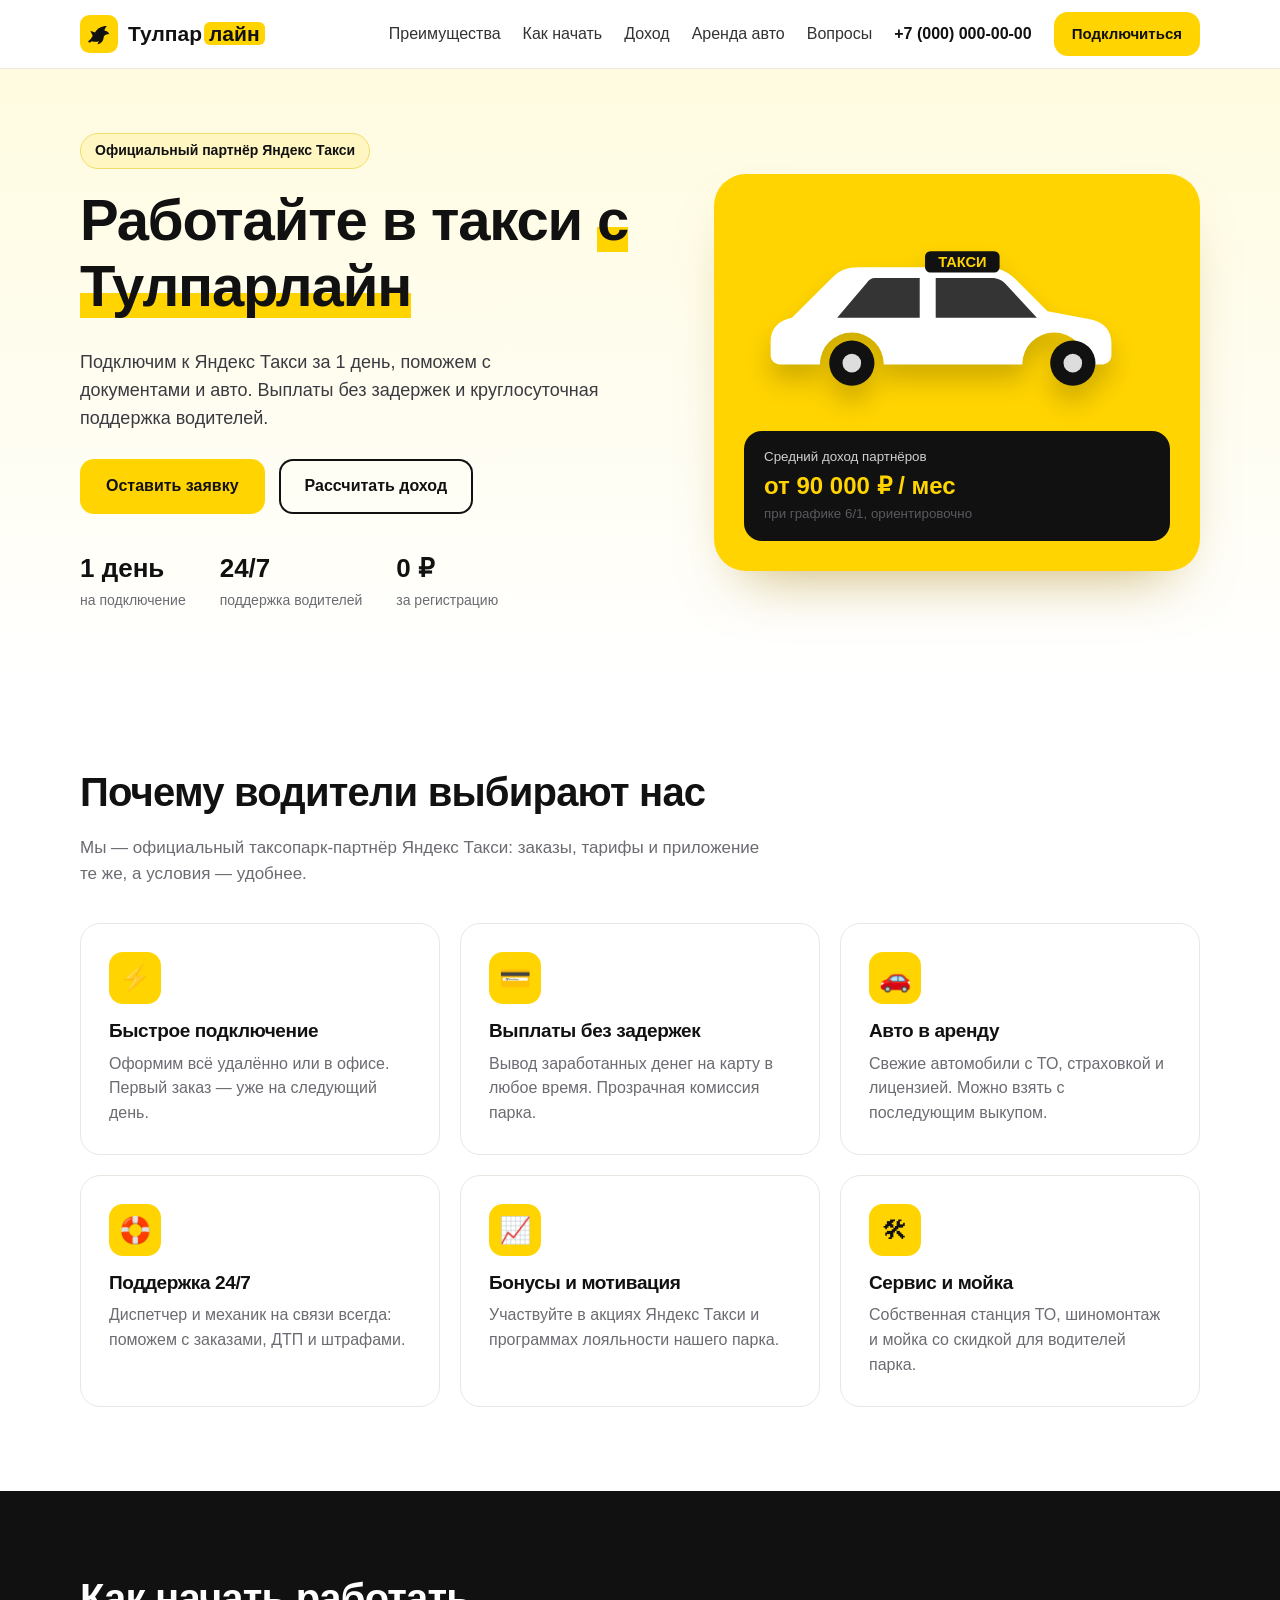
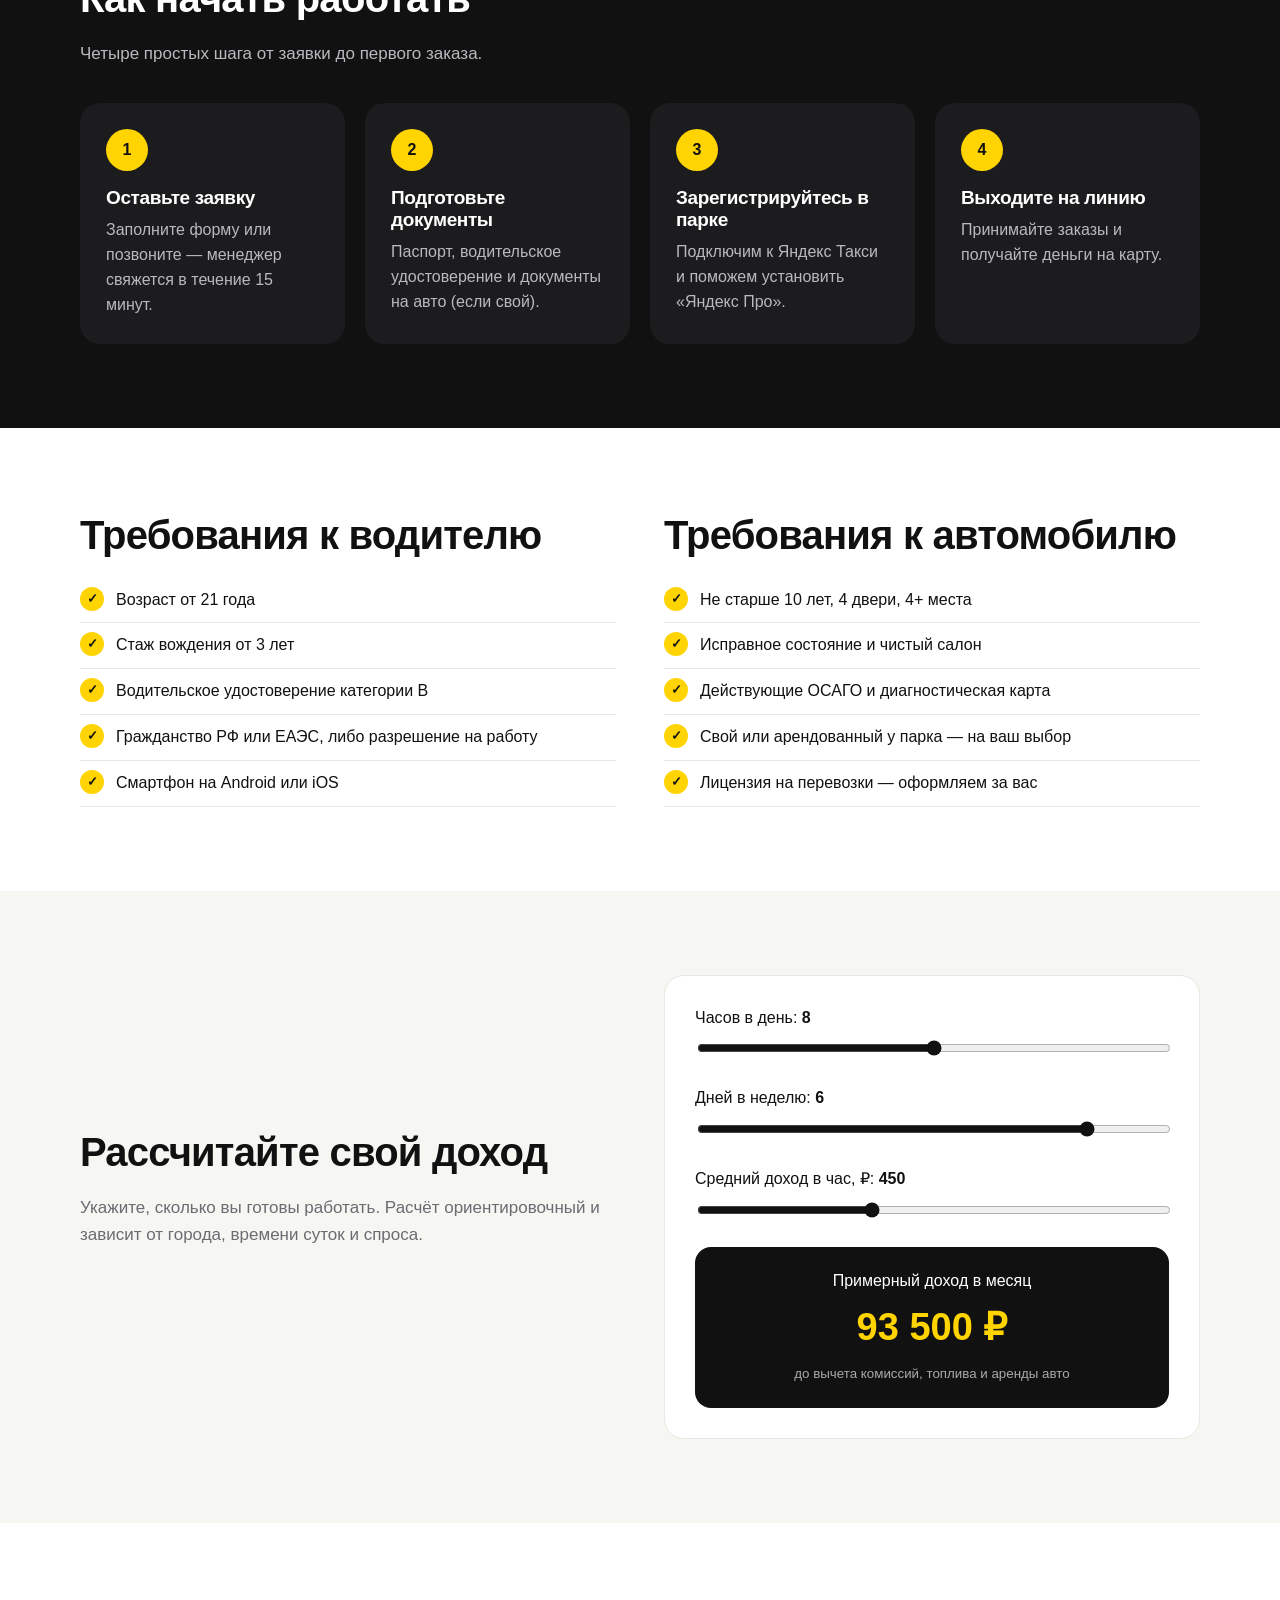
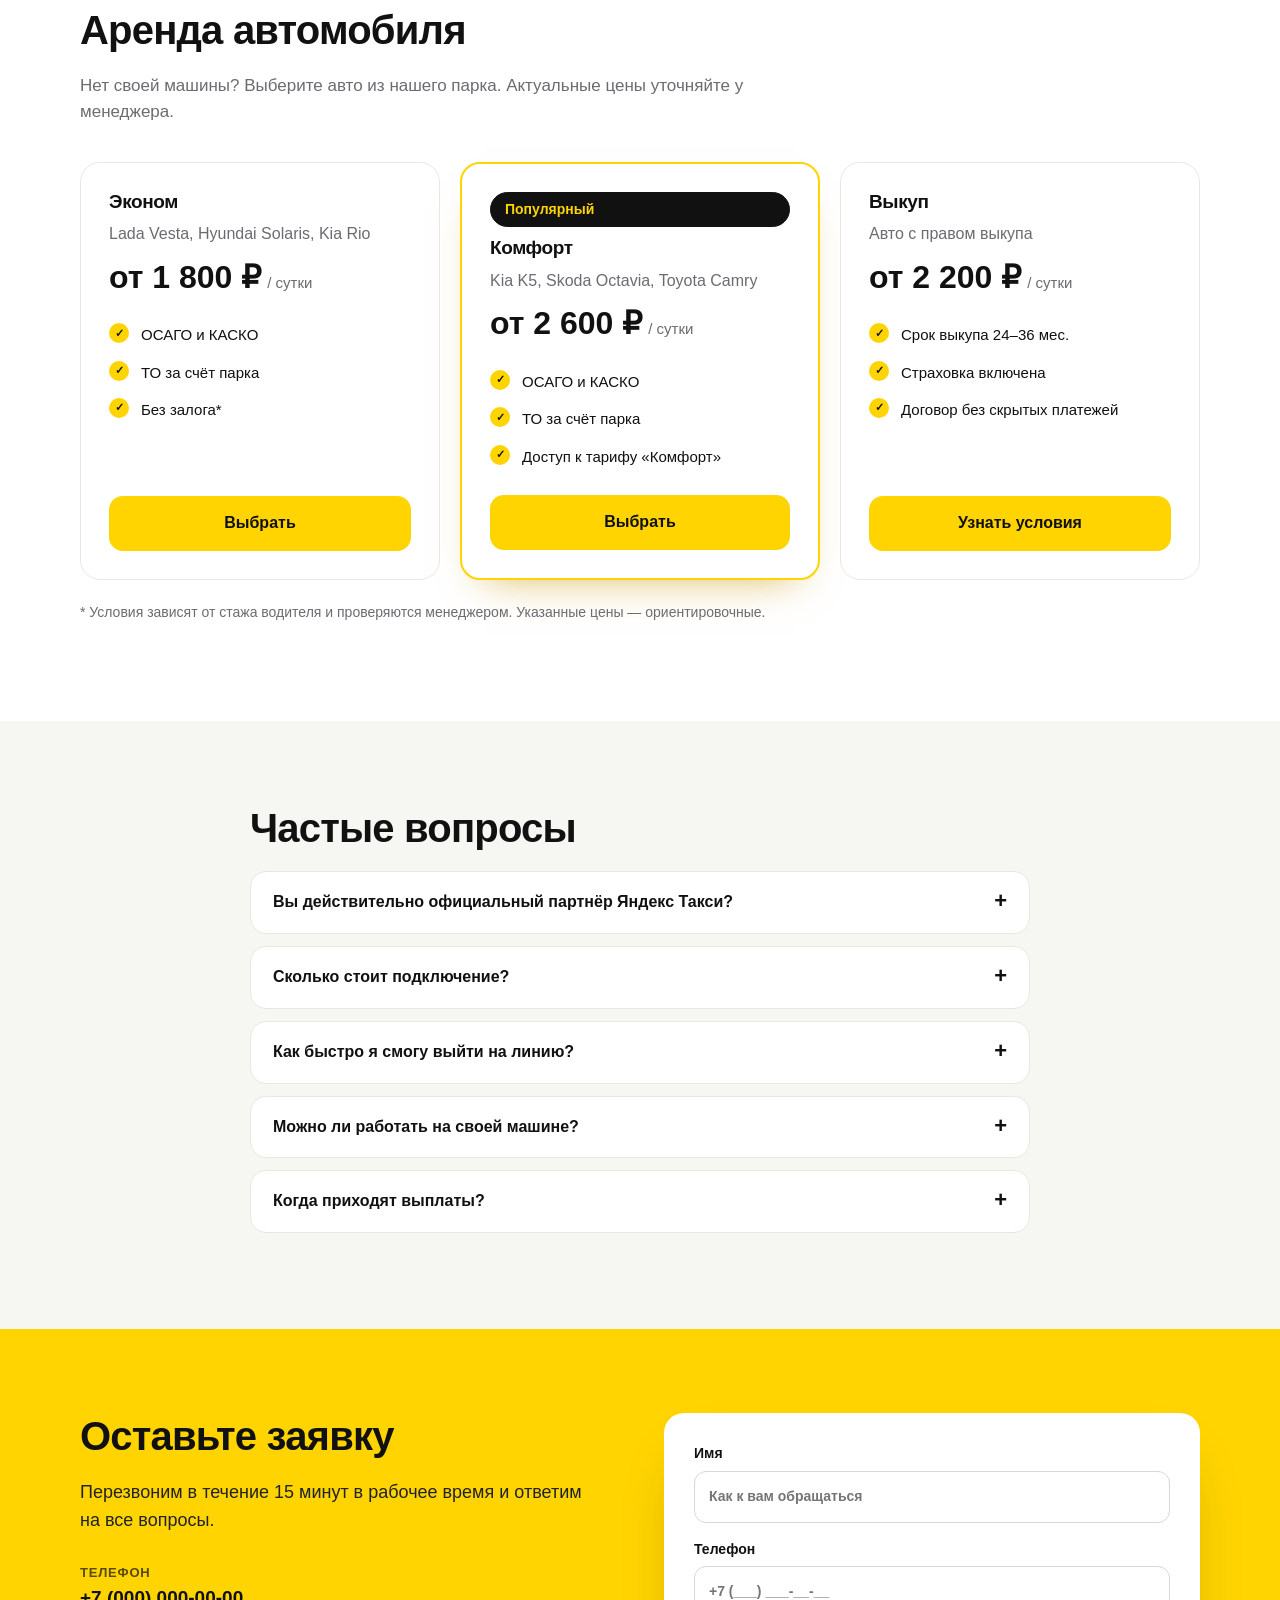
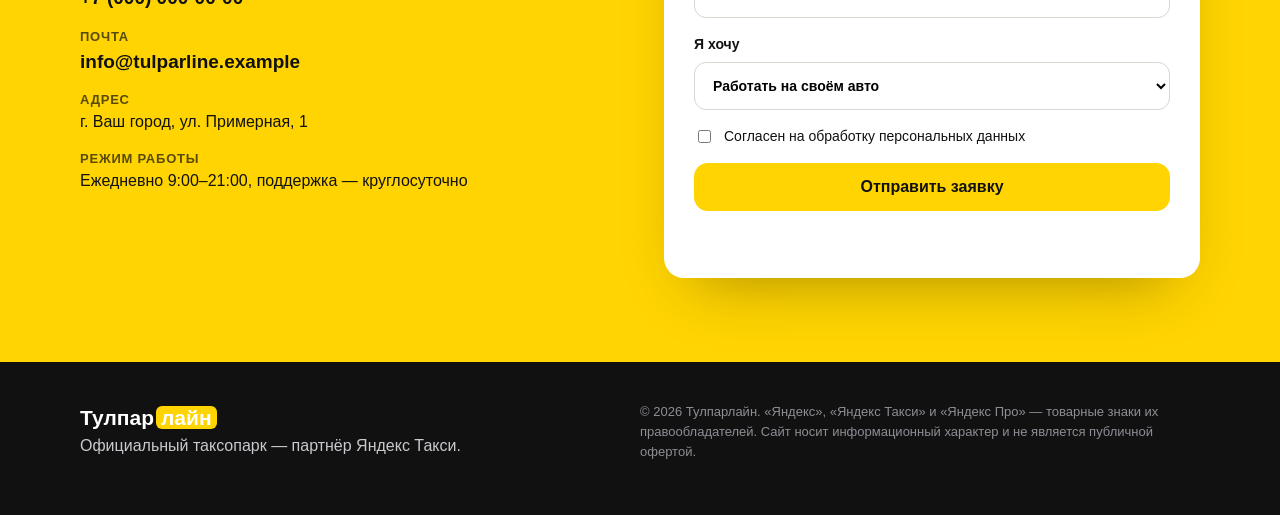
<file: index.html>
<!doctype html>
<html lang="ru">
<head>
  <meta charset="utf-8">
  <meta name="viewport" content="width=device-width, initial-scale=1">
  <title>Тулпарлайн — официальный таксопарк Яндекс Такси</title>
  <meta name="description" content="Тулпарлайн — официальный партнёр Яндекс Такси. Подключение к сервису за 1 день, выплаты без задержек, аренда авто, поддержка 24/7.">
  <meta name="theme-color" content="#111111">
  <link rel="icon" href="favicon.svg" type="image/svg+xml">
  <link rel="stylesheet" href="styles.css">
</head>
<body>

<header class="header" id="top">
  <div class="container header__in">
    <a href="#top" class="logo" aria-label="Тулпарлайн">
      <svg class="logo__mark" viewBox="0 0 48 48" aria-hidden="true">
        <rect width="48" height="48" rx="12" fill="#FFD400"/>
        <path d="M10 33c3-1 5-4 6-7l-3-6 6 2c3-5 8-8 15-8-2 2-3 4-3 6 3 0 5 2 6 4-3 0-5 1-7 3 0 5-3 9-8 10l2-4c-3 1-6 1-9 0l-3 2z" fill="#111"/>
      </svg>
      <span class="logo__text">Тулпар<b>лайн</b></span>
    </a>
    <nav class="nav" id="nav" aria-label="Основное меню">
      <a href="#advantages">Преимущества</a>
      <a href="#steps">Как начать</a>
      <a href="#income">Доход</a>
      <a href="#rent">Аренда авто</a>
      <a href="#faq">Вопросы</a>
    </nav>
    <a class="header__phone" href="tel:+70000000000">+7 (000) 000-00-00</a>
    <a class="btn btn--sm" href="#apply">Подключиться</a>
    <button class="burger" id="burger" aria-label="Меню" aria-expanded="false" aria-controls="nav"><span></span><span></span><span></span></button>
  </div>
</header>

<main>
<section class="hero">
  <div class="container hero__in">
    <div class="hero__text">
      <span class="badge">Официальный партнёр Яндекс Такси</span>
      <h1>Работайте в такси <span class="hl">с Тулпарлайн</span></h1>
      <p class="lead">Подключим к Яндекс Такси за 1 день, поможем с документами и авто. Выплаты без задержек и круглосуточная поддержка водителей.</p>
      <div class="hero__cta">
        <a class="btn" href="#apply">Оставить заявку</a>
        <a class="btn btn--ghost" href="#income">Рассчитать доход</a>
      </div>
      <ul class="hero__stats">
        <li><b>1 день</b><span>на подключение</span></li>
        <li><b>24/7</b><span>поддержка водителей</span></li>
        <li><b>0 ₽</b><span>за регистрацию</span></li>
      </ul>
    </div>
    <div class="hero__card" aria-hidden="true">
      <div class="car">
        <svg viewBox="0 0 320 140">
          <rect x="0" y="0" width="320" height="140" rx="24" fill="none"/>
          <path d="M20 96c0-10 6-16 16-18l30-30c6-6 12-8 20-8h96c9 0 16 3 22 9l24 24 32 6c10 2 16 8 16 18v9c0 4-3 7-7 7h-12a24 24 0 0 0-48 0H105a24 24 0 0 0-48 0H27c-4 0-7-3-7-7z" fill="#FFD400"/>
          <path d="M92 52l-22 26h62V48H98c-2 0-4 1-6 4zm52-4v30h76l-24-26c-3-3-6-4-10-4z" fill="#111" opacity=".85"/>
          <circle cx="81" cy="112" r="17" fill="#111"/><circle cx="81" cy="112" r="7" fill="#ddd"/>
          <circle cx="247" cy="112" r="17" fill="#111"/><circle cx="247" cy="112" r="7" fill="#ddd"/>
          <rect x="136" y="28" width="56" height="16" rx="4" fill="#111"/>
          <text x="164" y="40" font-size="11" font-weight="800" text-anchor="middle" fill="#FFD400" font-family="Arial,sans-serif">ТАКСИ</text>
        </svg>
      </div>
      <div class="hero__tag">
        <small>Средний доход партнёров</small>
        <b>от 90 000 ₽ / мес</b>
        <small class="muted">при графике 6/1, ориентировочно</small>
      </div>
    </div>
  </div>
</section>

<section class="section" id="advantages">
  <div class="container">
    <h2>Почему водители выбирают нас</h2>
    <p class="section__sub">Мы — официальный таксопарк-партнёр Яндекс Такси: заказы, тарифы и приложение те же, а условия — удобнее.</p>
    <div class="grid grid--3">
      <article class="card"><div class="ico">⚡</div><h3>Быстрое подключение</h3><p>Оформим всё удалённо или в офисе. Первый заказ — уже на следующий день.</p></article>
      <article class="card"><div class="ico">💳</div><h3>Выплаты без задержек</h3><p>Вывод заработанных денег на карту в любое время. Прозрачная комиссия парка.</p></article>
      <article class="card"><div class="ico">🚗</div><h3>Авто в аренду</h3><p>Свежие автомобили с ТО, страховкой и лицензией. Можно взять с последующим выкупом.</p></article>
      <article class="card"><div class="ico">🛟</div><h3>Поддержка 24/7</h3><p>Диспетчер и механик на связи всегда: поможем с заказами, ДТП и штрафами.</p></article>
      <article class="card"><div class="ico">📈</div><h3>Бонусы и мотивация</h3><p>Участвуйте в акциях Яндекс Такси и программах лояльности нашего парка.</p></article>
      <article class="card"><div class="ico">🛠</div><h3>Сервис и мойка</h3><p>Собственная станция ТО, шиномонтаж и мойка со скидкой для водителей парка.</p></article>
    </div>
  </div>
</section>

<section class="section section--dark" id="steps">
  <div class="container">
    <h2>Как начать работать</h2>
    <p class="section__sub">Четыре простых шага от заявки до первого заказа.</p>
    <ol class="steps">
      <li><span class="num">1</span><h3>Оставьте заявку</h3><p>Заполните форму или позвоните — менеджер свяжется в течение 15 минут.</p></li>
      <li><span class="num">2</span><h3>Подготовьте документы</h3><p>Паспорт, водительское удостоверение и документы на авто (если свой).</p></li>
      <li><span class="num">3</span><h3>Зарегистрируйтесь в парке</h3><p>Подключим к Яндекс Такси и поможем установить «Яндекс Про».</p></li>
      <li><span class="num">4</span><h3>Выходите на линию</h3><p>Принимайте заказы и получайте деньги на карту.</p></li>
    </ol>
  </div>
</section>

<section class="section" id="requirements">
  <div class="container split">
    <div>
      <h2>Требования к водителю</h2>
      <ul class="check">
        <li>Возраст от 21 года</li>
        <li>Стаж вождения от 3 лет</li>
        <li>Водительское удостоверение категории B</li>
        <li>Гражданство РФ или ЕАЭС, либо разрешение на работу</li>
        <li>Смартфон на Android или iOS</li>
      </ul>
    </div>
    <div>
      <h2>Требования к автомобилю</h2>
      <ul class="check">
        <li>Не старше 10 лет, 4 двери, 4+ места</li>
        <li>Исправное состояние и чистый салон</li>
        <li>Действующие ОСАГО и диагностическая карта</li>
        <li>Свой или арендованный у парка — на ваш выбор</li>
        <li>Лицензия на перевозки — оформляем за вас</li>
      </ul>
    </div>
  </div>
</section>

<section class="section section--alt" id="income">
  <div class="container calc">
    <div>
      <h2>Рассчитайте свой доход</h2>
      <p class="section__sub">Укажите, сколько вы готовы работать. Расчёт ориентировочный и зависит от города, времени суток и спроса.</p>
    </div>
    <div class="calc__box">
      <label>Часов в день: <b id="hoursVal">8</b>
        <input type="range" id="hours" min="2" max="14" value="8">
      </label>
      <label>Дней в неделю: <b id="daysVal">6</b>
        <input type="range" id="days" min="1" max="7" value="6">
      </label>
      <label>Средний доход в час, ₽: <b id="rateVal">450</b>
        <input type="range" id="rate" min="250" max="800" step="10" value="450">
      </label>
      <div class="calc__res">
        <span>Примерный доход в месяц</span>
        <b id="result">—</b>
        <small>до вычета комиссий, топлива и аренды авто</small>
      </div>
    </div>
  </div>
</section>

<section class="section" id="rent">
  <div class="container">
    <h2>Аренда автомобиля</h2>
    <p class="section__sub">Нет своей машины? Выберите авто из нашего парка. Актуальные цены уточняйте у менеджера.</p>
    <div class="grid grid--3">
      <article class="card tariff">
        <h3>Эконом</h3><p class="muted">Lada Vesta, Hyundai Solaris, Kia Rio</p>
        <div class="price">от 1 800 ₽<small>/ сутки</small></div>
        <ul class="check check--sm"><li>ОСАГО и КАСКО</li><li>ТО за счёт парка</li><li>Без залога*</li></ul>
        <a class="btn btn--full" href="#apply">Выбрать</a>
      </article>
      <article class="card tariff tariff--hot">
        <span class="badge badge--dark">Популярный</span>
        <h3>Комфорт</h3><p class="muted">Kia K5, Skoda Octavia, Toyota Camry</p>
        <div class="price">от 2 600 ₽<small>/ сутки</small></div>
        <ul class="check check--sm"><li>ОСАГО и КАСКО</li><li>ТО за счёт парка</li><li>Доступ к тарифу «Комфорт»</li></ul>
        <a class="btn btn--full" href="#apply">Выбрать</a>
      </article>
      <article class="card tariff">
        <h3>Выкуп</h3><p class="muted">Авто с правом выкупа</p>
        <div class="price">от 2 200 ₽<small>/ сутки</small></div>
        <ul class="check check--sm"><li>Срок выкупа 24–36 мес.</li><li>Страховка включена</li><li>Договор без скрытых платежей</li></ul>
        <a class="btn btn--full" href="#apply">Узнать условия</a>
      </article>
    </div>
    <p class="note">* Условия зависят от стажа водителя и проверяются менеджером. Указанные цены — ориентировочные.</p>
  </div>
</section>

<section class="section section--alt" id="faq">
  <div class="container faq">
    <h2>Частые вопросы</h2>
    <details><summary>Вы действительно официальный партнёр Яндекс Такси?</summary><p>Да. Тулпарлайн работает как таксопарк-партнёр сервиса Яндекс Такси. Заказы вы получаете в приложении «Яндекс Про».</p></details>
    <details><summary>Сколько стоит подключение?</summary><p>Регистрация в парке бесплатная. Вы платите только комиссию парка с заказов (сообщит менеджер) и аренду, если берёте авто у нас.</p></details>
    <details><summary>Как быстро я смогу выйти на линию?</summary><p>В среднем за 1 рабочий день при наличии полного комплекта документов.</p></details>
    <details><summary>Можно ли работать на своей машине?</summary><p>Да, если она соответствует требованиям тарифа. Мы поможем оформить лицензию и наклейки.</p></details>
    <details><summary>Когда приходят выплаты?</summary><p>Вывод на банковскую карту доступен в приложении в любое время, включая выходные.</p></details>
  </div>
</section>

<section class="section apply" id="apply">
  <div class="container apply__in">
    <div>
      <h2>Оставьте заявку</h2>
      <p class="lead">Перезвоним в течение 15 минут в рабочее время и ответим на все вопросы.</p>
      <ul class="contacts">
        <li><b>Телефон</b><a href="tel:+70000000000">+7 (000) 000-00-00</a></li>
        <li><b>Почта</b><a href="mailto:info@tulparline.example">info@tulparline.example</a></li>
        <li><b>Адрес</b><span>г. Ваш город, ул. Примерная, 1</span></li>
        <li><b>Режим работы</b><span>Ежедневно 9:00–21:00, поддержка — круглосуточно</span></li>
      </ul>
    </div>
    <form class="form" id="form" novalidate>
      <label>Имя<input name="name" type="text" autocomplete="name" placeholder="Как к вам обращаться" required></label>
      <label>Телефон<input name="phone" type="tel" autocomplete="tel" placeholder="+7 (___) ___-__-__" required></label>
      <label>Я хочу
        <select name="type">
          <option>Работать на своём авто</option>
          <option>Арендовать авто в парке</option>
          <option>Арендовать с выкупом</option>
        </select>
      </label>
      <label class="check-row"><input type="checkbox" name="agree" required> <span>Согласен на обработку персональных данных</span></label>
      <button class="btn btn--full" type="submit">Отправить заявку</button>
      <p class="form__msg" id="formMsg" role="status" aria-live="polite"></p>
    </form>
  </div>
</section>
</main>

<footer class="footer">
  <div class="container footer__in">
    <div>
      <a href="#top" class="logo logo--light"><span class="logo__text">Тулпар<b>лайн</b></span></a>
      <p>Официальный таксопарк — партнёр Яндекс Такси.</p>
    </div>
    <p class="small">© <span id="year">2026</span> Тулпарлайн. «Яндекс», «Яндекс Такси» и «Яндекс Про» — товарные знаки их правообладателей. Сайт носит информационный характер и не является публичной офертой.</p>
  </div>
</footer>

<a class="fab" href="#apply" aria-label="Оставить заявку">Подключиться</a>

<script src="script.js"></script>
</body>
</html>
</file>
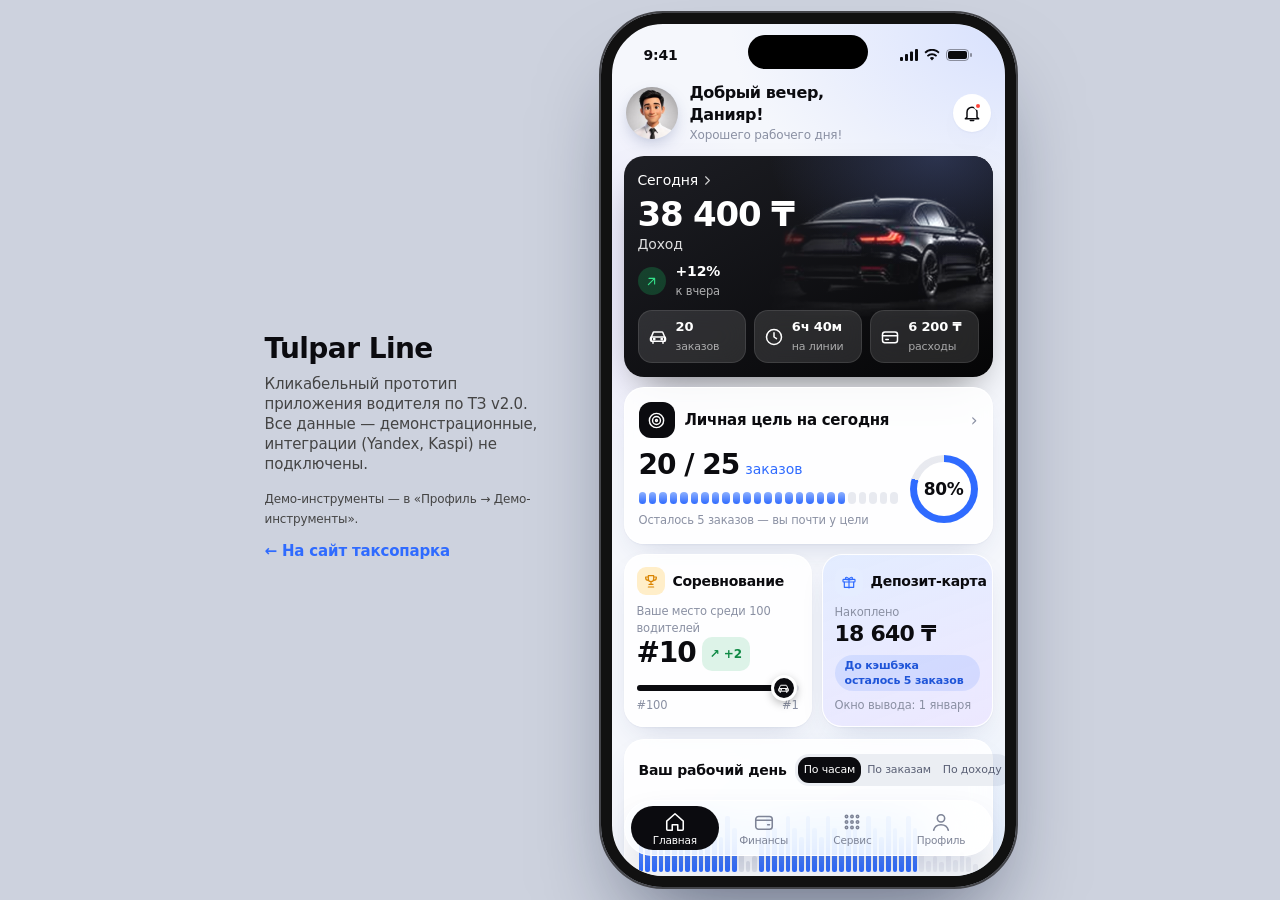
<file: app/index.html>
<!doctype html>
<html lang="ru">
<head>
  <meta charset="utf-8">
  <meta name="viewport" content="width=device-width, initial-scale=1, viewport-fit=cover">
  <title>Tulpar Line — прототип приложения водителя</title>
  <meta name="theme-color" content="#111111">
  <link rel="icon" href="../favicon.svg" type="image/svg+xml">
  <link rel="stylesheet" href="app.css">
</head>
<body>
  <div class="stage">
    <aside class="side">
      <h1>Tulpar Line</h1>
      <p>Кликабельный прототип приложения водителя по ТЗ v2.0. Все данные — демонстрационные, интеграции (Yandex, Kaspi) не подключены.</p>
      <p class="side__hint">Демо-инструменты — в «Профиль → Демо-инструменты».</p>
      <a href="../">← На сайт таксопарка</a>
    </aside>
    <div class="phone" id="phone">
      <div class="status" aria-hidden="true"><span>9:41</span><i class="island"></i><span class="ind"><svg viewBox="0 0 18 12"><rect x="0" y="8" width="3" height="4" rx="1"/><rect x="5" y="5" width="3" height="7" rx="1"/><rect x="10" y="2.5" width="3" height="9.5" rx="1"/><rect x="15" y="0" width="3" height="12" rx="1"/></svg><svg viewBox="0 0 16 12"><path d="M8 11.5l2.2-2.4a3.2 3.2 0 0 0-4.4 0zM8 6.2c1.5 0 2.9.6 4 1.6l1.2-1.3a7.2 7.2 0 0 0-10.4 0L4 7.800c1.100-1 2.500-1.600 4-1.600zM8 1.800c2.400 0 4.600.9 6.300 2.600L15.500 3.100a10.200 10.200 0 0 0-15 0l1.200 1.300A8.900 8.900 0 0 1 8 1.800z"/></svg><svg viewBox="0 0 27 12"><rect x=".5" y=".5" width="22" height="11" rx="3.500" fill="none" stroke="#0b0b0f" opacity=".4"/><rect x="2" y="2" width="19" height="8" rx="2"/><rect x="24" y="4" width="2" height="4" rx="1" opacity=".4"/></svg></span></div>
      <div class="screen" id="screen"></div>
      <nav class="tabbar" id="tabbar" aria-label="Основное меню"></nav>
      <div class="sheet-wrap" id="sheetWrap" hidden>
        <div class="backdrop" data-act="closeSheet"></div>
        <div class="sheet" id="sheet" role="dialog" aria-modal="true"></div>
      </div>
      <div class="toast" id="toast" role="status" aria-live="polite"></div>
    </div>
  </div>
  <script src="assets/qrcode.js"></script>
  <script src="app.js"></script>
</body>
</html>
</file>
<file: styles.css>
:root{--y:#FFD400;--y2:#FFC400;--ink:#111;--ink2:#1c1c1e;--mut:#6b6b72;--bg:#fff;--alt:#f6f6f3;--line:#e8e8e2;--r:20px}
*{box-sizing:border-box}
html{scroll-behavior:smooth;scroll-padding-top:76px}
body{margin:0;font:16px/1.55 -apple-system,BlinkMacSystemFont,"Segoe UI",Roboto,Arial,sans-serif;color:var(--ink);background:var(--bg);-webkit-font-smoothing:antialiased}
img,svg{max-width:100%}
a{color:inherit}
.container{width:100%;max-width:1160px;margin:0 auto;padding:0 20px}
h1,h2,h3{line-height:1.15;margin:0 0 .5em;letter-spacing:-.02em}
h1{font-size:clamp(34px,5.4vw,58px);font-weight:800}
h2{font-size:clamp(26px,3.6vw,40px);font-weight:800}
h3{font-size:19px}
p{margin:0 0 1em}
.muted{color:var(--mut)}
.lead{font-size:18px;color:#3a3a40;max-width:520px}
.hl{background:linear-gradient(transparent 62%,var(--y) 62%)}

.btn{display:inline-block;background:var(--y);color:var(--ink);font-weight:700;text-decoration:none;border:0;border-radius:14px;padding:15px 26px;cursor:pointer;font-size:16px;transition:transform .15s,background .15s}
.btn:hover{background:var(--y2);transform:translateY(-1px)}
.btn--sm{padding:10px 18px;font-size:15px}
.btn--full{width:100%;text-align:center}
.btn--ghost{background:transparent;box-shadow:inset 0 0 0 2px var(--ink)}
.btn--ghost:hover{background:var(--ink);color:#fff}
.badge{display:inline-block;background:#fff6c2;border:1px solid #f1dd6a;border-radius:99px;padding:6px 14px;font-size:14px;font-weight:600;margin-bottom:18px}
.badge--dark{background:var(--ink);color:var(--y);border-color:var(--ink);margin-bottom:10px}

/* header */
.header{position:sticky;top:0;z-index:50;background:rgba(255,255,255,.92);backdrop-filter:blur(10px);border-bottom:1px solid var(--line)}
.header__in{display:flex;align-items:center;gap:22px;height:68px}
.logo{display:flex;align-items:center;gap:10px;text-decoration:none;font-weight:800;font-size:21px}
.logo__mark{width:38px;height:38px}
.logo__text b{background:var(--y);padding:0 5px;border-radius:6px;margin-left:2px}
.nav{display:flex;gap:22px;margin-left:auto}
.nav a{text-decoration:none;font-weight:500;color:#333}
.nav a:hover{color:#000;text-decoration:underline;text-decoration-color:var(--y);text-decoration-thickness:3px;text-underline-offset:6px}
.header__phone{font-weight:700;text-decoration:none;white-space:nowrap}
.burger{display:none;background:none;border:0;width:40px;height:40px;padding:8px;cursor:pointer;flex-direction:column;justify-content:center;gap:5px}
.burger span{display:block;height:3px;background:var(--ink);border-radius:2px}

/* hero */
.hero{background:linear-gradient(180deg,#fffbe0,#fff);padding:64px 0 72px;overflow:hidden}
.hero__in{display:grid;grid-template-columns:1.1fr .9fr;gap:40px;align-items:center}
.hero__cta{display:flex;gap:14px;flex-wrap:wrap;margin:26px 0 34px}
.hero__stats{display:flex;gap:34px;list-style:none;padding:0;margin:0;flex-wrap:wrap}
.hero__stats b{display:block;font-size:26px}
.hero__stats span{color:var(--mut);font-size:14px}
.hero__card{position:relative;background:var(--y);border-radius:32px;padding:40px 30px 30px;box-shadow:0 30px 60px -30px rgba(160,120,0,.6)}
.car svg{width:100%;height:auto;filter:drop-shadow(0 16px 12px rgba(0,0,0,.18))}
.car path:first-of-type{fill:#fff}
.hero__tag{background:var(--ink);color:#fff;border-radius:18px;padding:16px 20px;margin-top:22px}
.hero__tag b{display:block;font-size:24px;color:var(--y)}
.hero__tag small{display:block;opacity:.8}

/* sections */
.section{padding:84px 0}
.section--alt{background:var(--alt)}
.section--dark{background:var(--ink);color:#fff}
.section--dark .section__sub{color:#b9b9bf}
.section__sub{color:var(--mut);max-width:680px;margin-bottom:36px;font-size:17px}
.grid{display:grid;gap:20px}
.grid--3{grid-template-columns:repeat(3,1fr)}
.card{background:#fff;border:1px solid var(--line);border-radius:var(--r);padding:28px;transition:transform .2s,box-shadow .2s}
.card:hover{transform:translateY(-4px);box-shadow:0 18px 40px -20px rgba(0,0,0,.25)}
.card p{color:var(--mut);margin:0}
.ico{width:52px;height:52px;border-radius:14px;background:var(--y);display:grid;place-items:center;font-size:26px;margin-bottom:16px}

.steps{list-style:none;padding:0;margin:0;display:grid;grid-template-columns:repeat(4,1fr);gap:20px;counter-reset:s}
.steps li{background:var(--ink2);border-radius:var(--r);padding:26px}
.steps p{color:#b9b9bf;margin:0}
.num{display:grid;place-items:center;width:42px;height:42px;border-radius:50%;background:var(--y);color:var(--ink);font-weight:800;margin-bottom:16px}

.split{display:grid;grid-template-columns:1fr 1fr;gap:48px}
.check{list-style:none;padding:0;margin:0}
.check li{position:relative;padding:10px 0 10px 36px;border-bottom:1px solid var(--line)}
.check li::before{content:"✓";position:absolute;left:0;top:9px;width:24px;height:24px;border-radius:50%;background:var(--y);display:grid;place-items:center;font-size:13px;font-weight:800}
.check--sm li{padding:7px 0 7px 32px;border:0;font-size:15px}
.check--sm li::before{top:7px;width:20px;height:20px;font-size:11px}

.calc{display:grid;grid-template-columns:1fr 1fr;gap:48px;align-items:center}
.calc__box{background:#fff;border:1px solid var(--line);border-radius:var(--r);padding:30px}
.calc label{display:block;font-weight:500;margin-bottom:22px}
input[type=range]{width:100%;margin-top:10px;accent-color:#111}
.calc__res{background:var(--ink);color:#fff;border-radius:16px;padding:22px;text-align:center}
.calc__res b{display:block;font-size:38px;color:var(--y);margin:4px 0}
.calc__res small{color:#aaa}

.tariff{position:relative;display:flex;flex-direction:column}
.tariff--hot{border:2px solid var(--y);box-shadow:0 20px 40px -24px rgba(200,150,0,.7)}
.tariff .check{margin-bottom:20px;flex:1}
.price{font-size:32px;font-weight:800;margin:6px 0 14px}
.price small{font-size:15px;font-weight:500;color:var(--mut);margin-left:6px}
.note{color:var(--mut);font-size:14px;margin-top:22px}

.faq{max-width:820px}
details{background:#fff;border:1px solid var(--line);border-radius:16px;padding:18px 22px;margin-bottom:12px}
summary{cursor:pointer;font-weight:700;list-style:none;display:flex;justify-content:space-between;gap:16px}
summary::-webkit-details-marker{display:none}
summary::after{content:"+";font-size:22px;line-height:1;transition:transform .2s}
details[open] summary::after{transform:rotate(45deg)}
details p{margin:12px 0 0;color:var(--mut)}

.apply{background:var(--y)}
.apply__in{display:grid;grid-template-columns:1fr 1fr;gap:48px;align-items:start}
.apply .lead{color:#222}
.contacts{list-style:none;padding:0;margin:28px 0 0}
.contacts li{margin-bottom:14px}
.contacts b{display:block;font-size:13px;text-transform:uppercase;letter-spacing:.06em;opacity:.7}
.contacts a{font-weight:700;font-size:19px;text-decoration:none}
.form{background:#fff;border-radius:var(--r);padding:30px;box-shadow:0 30px 60px -30px rgba(0,0,0,.35)}
.form label{display:block;font-weight:600;font-size:14px;margin-bottom:16px}
.form input[type=text],.form input[type=tel],.form select{display:block;width:100%;margin-top:6px;padding:14px;border:1.5px solid #d8d8d0;border-radius:12px;font:inherit;background:#fff}
.form input:focus,.form select:focus{outline:0;border-color:var(--ink)}
.check-row{display:flex!important;gap:10px;align-items:flex-start;font-weight:400!important}
.check-row input{margin-top:4px;accent-color:#111}
.form__msg{margin:14px 0 0;font-weight:600;min-height:1.4em}
.is-ok{color:#0a7a32}.is-err{color:#c62828}

.footer{background:var(--ink);color:#c9c9cf;padding:40px 0}
.footer__in{display:flex;justify-content:space-between;gap:30px;flex-wrap:wrap;align-items:flex-start}
.logo--light{color:#fff}
.small{font-size:13px;max-width:560px;margin:0;color:#8d8d95}

.fab{display:none;position:fixed;left:16px;right:16px;bottom:14px;z-index:40;background:var(--y);color:var(--ink);text-align:center;font-weight:800;text-decoration:none;padding:15px;border-radius:16px;box-shadow:0 10px 30px rgba(0,0,0,.3)}

@media(max-width:980px){
  .hero__in,.calc,.apply__in,.split{grid-template-columns:1fr}
  .grid--3{grid-template-columns:1fr 1fr}
  .steps{grid-template-columns:1fr 1fr}
  .header__phone{display:none}
  .header .btn{margin-left:auto}
  .burger{display:flex}
  .nav{display:none;position:absolute;top:68px;left:0;right:0;background:#fff;flex-direction:column;gap:0;padding:8px 20px 16px;border-bottom:1px solid var(--line);margin:0}
  .nav.is-open{display:flex}
  .nav a{padding:14px 0;border-bottom:1px solid var(--line)}
}
@media(max-width:640px){
  .section{padding:56px 0}
  .grid--3,.steps{grid-template-columns:1fr}
  .hero{padding:40px 0 48px}
  .header .btn{display:none}
  .burger{margin-left:auto}
  .fab{display:block}
  body{padding-bottom:84px}
}
@media(prefers-reduced-motion:reduce){*{transition:none!important;scroll-behavior:auto!important}}
</file>
<file: app/app.css>
/* Tulpar Line — мягкий стиль Apple (по референсу). Поля 12, радиус карточек 22, SF Pro. */
:root{
  --blue:#2f6bff;--blue2:#5f94ff;--green:#16b05a;--red:#ff4d5a;--orange:#ff9f0a;--violet:#6a5cf0;
  --ink:#0b0b0f;--mut:#8a90a3;--bg:#f5f7fc;--sep:rgba(60,70,100,.1);--fill:rgba(120,130,160,.14);
  --m:12px;--r:22px;--on:#fff;
  --sh:0 12px 32px -14px rgba(40,60,120,.22),0 1px 2px rgba(40,60,120,.05)
}
*{box-sizing:border-box;-webkit-tap-highlight-color:transparent}
html,body{margin:0;height:100%}
body{font:15px/20px -apple-system,BlinkMacSystemFont,"SF Pro Text","Helvetica Neue",system-ui,Roboto,Arial,sans-serif;letter-spacing:-.011em;color:var(--ink);background:#cdd2de;-webkit-font-smoothing:antialiased}
button{font:inherit;letter-spacing:inherit;color:inherit;cursor:pointer}
.stage{min-height:100%;display:flex;align-items:center;justify-content:center;gap:56px;padding:12px}
.side{max-width:280px}
.side h1{margin:0 0 10px;font-size:28px;letter-spacing:-.02em}
.side p{color:#444}.side__hint{font-size:12px}
.side a{font-weight:600;color:var(--blue);text-decoration:none}

/* корпус телефона 393×852 */
.phone{position:relative;width:415px;height:874px;max-height:calc(100vh - 24px);background:var(--bg);border-radius:62px;border:11px solid #111;outline:2px solid #44454a;overflow:hidden;display:flex;flex-direction:column;box-shadow:0 50px 90px -30px rgba(10,20,50,.55)}
.phone::before{content:"";position:absolute;inset:0;pointer-events:none;background:radial-gradient(420px 300px at 105% 0%,rgba(190,205,255,.55),transparent 70%),radial-gradient(380px 300px at -20% 30%,rgba(215,205,255,.4),transparent 70%),radial-gradient(400px 260px at 80% 100%,rgba(200,225,255,.45),transparent 70%)}
.status{position:relative;z-index:5;height:54px;flex:none;display:flex;align-items:center;justify-content:space-between;padding:8px 32px 0;font-weight:600;font-size:14px}
.island{position:absolute;left:50%;top:11px;width:120px;height:34px;margin-left:-60px;background:#000;border-radius:20px}
.status svg{height:12px;fill:currentColor}.status .ind{display:flex;gap:6px;align-items:center}
.screen{position:relative;flex:1;overflow-y:auto;overflow-x:hidden;padding:2px var(--m) 108px;scrollbar-width:none}
.screen::-webkit-scrollbar{display:none}
@media(max-width:760px){
  .side{display:none}.stage{padding:0;display:block}
  .phone{width:100%;height:100vh;height:100dvh;max-height:none;border:0;outline:0;border-radius:0;box-shadow:none}
  .status,.island{display:none}.screen{padding-top:calc(10px + env(safe-area-inset-top))}
}

/* плавающее стеклянное меню */
.tabbar{position:absolute;left:var(--m);right:var(--m);bottom:calc(14px + env(safe-area-inset-bottom));z-index:20;display:grid;grid-template-columns:repeat(4,1fr);align-items:center;height:62px;padding:0 7px;background:rgba(255,255,255,.8);backdrop-filter:blur(26px) saturate(180%);-webkit-backdrop-filter:blur(26px) saturate(180%);border:1px solid rgba(255,255,255,.9);border-radius:31px;box-shadow:0 18px 40px -14px rgba(30,45,100,.3)}
.phone .tabbar{bottom:22px}
.tab{background:none;border:0;display:flex;flex-direction:column;align-items:center;justify-content:center;gap:1px;height:48px;border-radius:24px;font-size:10.5px;line-height:13px;color:#7e8497;font-weight:500;transition:.2s}
.tab svg{width:23px;height:23px;stroke:currentColor;fill:none;stroke-width:1.7;stroke-linecap:round;stroke-linejoin:round}
.tab.on{background:var(--ink);color:var(--on)}

/* типографика */
h2{font-size:28px;line-height:33px;margin:0;letter-spacing:-.03em;font-weight:700}
h3{font-size:14px;line-height:19px;margin:0 0 8px;font-weight:700;letter-spacing:-.018em}
.mut{color:var(--mut)}.small{font-size:11.5px;line-height:17px}
.row{display:flex;align-items:center;gap:10px}
.between{justify-content:space-between}
.grow{flex:1;min-width:0}
.big{font-size:34px;line-height:39px;font-weight:700;letter-spacing:-.035em;font-variant-numeric:tabular-nums}
.mid{font-size:15px;line-height:22px;font-weight:700;letter-spacing:-.02em}
.note{font-size:11.5px;line-height:17px;color:var(--mut);margin:6px 0}

/* карточки, кнопки */
.card{position:relative;background:rgba(255,255,255,.86);backdrop-filter:blur(14px);-webkit-backdrop-filter:blur(14px);border-radius:var(--r);padding:16px;margin-bottom:12px;border:1px solid rgba(255,255,255,.95);box-shadow:var(--sh)}
button.card{border:1px solid rgba(255,255,255,.95);font:inherit;color:inherit;text-align:left}
.card--dark{background:radial-gradient(240px 160px at 85% 0%,rgba(90,110,180,.35),transparent 70%),linear-gradient(150deg,#1d1e24,#050506);color:#fff;border:0;overflow:hidden;box-shadow:0 18px 40px -18px rgba(0,0,0,.6)}
.btn{border:0;border-radius:16px;padding:0 18px;height:50px;font-weight:600;font-size:15px;background:var(--ink);color:var(--on);width:100%}
.btn:active{opacity:.85}
.card--dark .btn{background:#fff;color:#000}
.btn--dark{background:var(--ink);color:var(--on)}
.btn--light,.card--dark .btn--light{background:rgba(255,255,255,.16);color:#fff}
.btn--ghost,.card--dark .btn--ghost{background:#fff;color:var(--ink);box-shadow:inset 0 0 0 1.5px var(--ink)}
.btn--sm{width:auto;height:34px;padding:0 14px;font-size:13px;border-radius:17px}
.btn:disabled{opacity:.4}
.chip{display:inline-block;font-size:11px;line-height:15px;font-weight:600;padding:3px 10px;border-radius:99px;background:rgba(120,130,160,.14);color:#454a5c}
.chip--ok{background:rgba(22,176,90,.14);color:#0f8a45}.chip--warn{background:rgba(255,159,10,.16);color:#a35f00}
.chip--err{background:rgba(255,77,90,.14);color:#c8323e}.chip--info{background:rgba(47,107,255,.12);color:#1f55d8}
.bar{height:8px;background:rgba(120,130,160,.16);border-radius:99px;overflow:hidden}
.bar>i{display:block;height:100%;background:linear-gradient(90deg,var(--blue2),var(--blue));border-radius:99px;transition:width .4s}
.card--dark .bar{background:rgba(255,255,255,.2)}
.seg{display:flex;background:rgba(120,130,160,.14);border-radius:12px;padding:3px;gap:2px;margin-bottom:12px}
.seg button{flex:1;border:0;background:none;height:32px;border-radius:10px;font-size:13px;font-weight:500;color:#5a6075}
.seg button.on{background:var(--ink);color:var(--on)}
.banner{border-radius:16px;padding:12px 14px;font-size:12px;line-height:18px;margin-bottom:12px;background:rgba(255,159,10,.14);color:#6b3d00}
.banner--info{background:rgba(47,107,255,.1);color:#1c3f94}
.i{width:20px;height:20px;stroke:currentColor;fill:none;stroke-width:1.8;stroke-linecap:round;stroke-linejoin:round;flex:none}

/* иконки в мягких плашках */
.ic{width:40px;height:40px;border-radius:13px;background:#eff1f6;color:var(--ink);display:grid;place-items:center;flex:none}
.ic .i{width:21px;height:21px}
.ic--g{background:#e2f7ea;color:#12a050}.ic--r{background:#ffe7e8;color:#e0384a}.ic--b{background:#e5edff;color:var(--blue)}
.ic--y{background:#ffeec9;color:#d98300}.ic--v{background:#ece9ff;color:var(--violet)}.ic--d{background:var(--ink);color:var(--on)}

/* шапки */
.hello{display:flex;align-items:center;gap:12px;margin:4px 2px 14px}
.avatar{width:62px;height:62px;border-radius:50%;overflow:hidden;flex:none;box-shadow:0 6px 18px -6px rgba(40,60,120,.4);background:#dfe3ee}
.avatar img{display:block;width:100%;height:100%;object-fit:cover}
.avatar--lg{width:72px;height:72px}
.hello h2{font-size:16px;line-height:22px;font-weight:700;letter-spacing:-.025em}
.hello p{margin:1px 0 0;color:var(--mut);font-size:12px;line-height:17px}
.iconbtn{width:42px;height:42px;border-radius:50%;background:#fff;border:0;display:grid;place-items:center;position:relative;flex:none;box-shadow:var(--sh)}
.iconbtn .i{width:22px;height:22px}
.dot{position:absolute;top:9px;right:10px;width:9px;height:9px;border-radius:50%;background:#ff453a;border:2px solid #fff}
.back{background:none;border:0;font-size:15px;padding:4px 0;margin:0 0 2px 2px;display:flex;align-items:center;color:var(--blue);font-weight:500}
.back+h2{font-size:17px;line-height:27px;margin:0 2px 12px}
.head{display:flex;align-items:flex-start;justify-content:space-between;gap:8px;margin:4px 2px 14px}
.head small{display:block;font-size:13px;line-height:18px;color:var(--mut);margin-top:2px}
.head small b{color:var(--ink);font-weight:700;margin-right:6px;letter-spacing:.01em}
.pill{display:flex;align-items:center;gap:8px;background:#fff;border:0;border-radius:20px;height:40px;padding:0 14px;font-size:14px;font-weight:500;box-shadow:var(--sh)}
.pill .i{width:18px;height:18px}

/* логотип и фото */
.logo{display:flex;align-items:center;gap:10px;font-weight:600;letter-spacing:.14em;font-size:13px;line-height:16px}
.logo svg{width:36px;height:36px;flex:none}
.logo small{display:block;font-size:9px;letter-spacing:.2em;opacity:.6;font-weight:500}
.carimg{position:absolute;pointer-events:none;mix-blend-mode:screen;-webkit-mask-image:linear-gradient(to left,#000 55%,transparent 100%);mask-image:linear-gradient(to left,#000 55%,transparent 100%)}
.glow{position:absolute;right:30px;top:-6px;width:96px;height:96px;border-radius:50%;background:#fff;display:grid;place-items:center;box-shadow:0 0 50px rgba(255,255,255,.35)}
.glow svg{width:56px;height:56px}
.glow svg circle{fill:transparent}.glow svg path{fill:#0b0b0f}

/* главная */
.hero{padding:16px;min-height:204px}
.hero>:not(.carimg){position:relative;z-index:2}
.hero .carimg{z-index:1;right:-10px;top:-6px;width:64%}
.hero .link{background:none;border:0;color:#fff;display:flex;align-items:center;gap:2px;font-weight:500;padding:0;font-size:14px}
.hero .link .i{width:15px;height:15px;opacity:.8}
.hero .big{margin-top:6px}
.hero .lab{font-size:14px;opacity:.85}
.delta{display:flex;align-items:center;gap:10px;margin-top:8px}
.delta .ic{width:32px;height:32px;border-radius:50%;background:rgba(22,176,90,.28);color:#34e08a}
.delta .ic .i{width:17px;height:17px}
.delta b{font-size:14px;font-weight:600;display:block;line-height:18px}
.delta small{font-size:11.5px;opacity:.65;line-height:15px}
.minis{display:grid;grid-template-columns:repeat(3,1fr);gap:8px;margin-top:12px}
.mini{background:rgba(255,255,255,.12);backdrop-filter:blur(12px);-webkit-backdrop-filter:blur(12px);border:1px solid rgba(255,255,255,.1);border-radius:16px;padding:9px 10px;display:flex;align-items:center;gap:8px;min-width:0}
.mini .i{width:24px;height:24px}
.mini b{display:block;font-size:13px;line-height:17px;font-weight:600;white-space:nowrap}
.mini small{opacity:.6;font-size:11px;line-height:14px}
.goalhead{display:flex;align-items:center;gap:10px}
.goalhead b{flex:1;font-size:15px;font-weight:700;letter-spacing:-.018em}
.goalhead .btn--sm{background:none;color:var(--mut);padding:0;height:auto;width:auto;font-size:17px;line-height:1;font-weight:400}
.goalrow{display:flex;align-items:center;gap:12px;margin-top:10px}
.goalnum{font-size:28px;line-height:33px;font-weight:700;letter-spacing:-.035em;white-space:nowrap}
.goalnum small{font-size:15px;color:var(--blue);margin-left:6px;font-weight:500;letter-spacing:0}
.segbar{display:flex;gap:3px;margin:6px 0 8px}
.segbar i{flex:1;height:15px;border-radius:4px;background:rgba(120,130,160,.16)}
.segbar i.on{background:linear-gradient(180deg,#8db0ff,var(--blue))}
.ring{--p:0;width:82px;height:82px;border-radius:50%;background:conic-gradient(var(--blue) calc(var(--p)*1%),rgba(120,130,160,.16) 0);display:grid;place-items:center;flex:none;position:relative}
.ring::before{content:"";position:absolute;inset:8px;background:#fff;border-radius:50%}
.ring b{position:relative;font-size:18px;font-weight:700;letter-spacing:-.02em}
.two{display:grid;grid-template-columns:1.18fr 1fr;gap:10px;margin-bottom:12px}
.two .card{margin:0;padding:14px;display:block;width:100%;min-width:0}
.mc{display:flex;align-items:center;gap:8px;margin-bottom:8px}
.mc b{flex:1;min-width:0;font-size:14px;line-height:19px;font-weight:700;letter-spacing:-.02em}
.mc .ic{width:34px;height:34px;border-radius:11px}.mc .ic .i{width:19px;height:19px}
.mc>.i{width:16px;height:16px;color:#b2b7c5}
.rankbig{font-size:28px;line-height:31px;font-weight:700;letter-spacing:-.04em}
.up{color:var(--green)}.down{color:var(--red)}
.pos-up{display:inline-block;background:rgba(22,176,90,.14);color:#0f8a45;border-radius:10px;padding:1px 8px;font-size:12px;font-weight:600;vertical-align:middle;margin-left:6px;letter-spacing:0}
.track{position:relative;height:6px;background:rgba(120,130,160,.18);border-radius:9px;margin:14px 0 6px}
.track i{position:absolute;left:0;top:0;bottom:0;background:var(--ink);border-radius:9px}
.track u{position:absolute;top:-10px;width:26px;height:26px;margin-left:-13px;border-radius:50%;background:var(--ink);color:var(--on);display:grid;place-items:center;border:3px solid #fff;box-shadow:0 3px 8px rgba(0,0,0,.25)}
.track u .i{width:13px;height:13px}
.dep{background:linear-gradient(160deg,rgba(225,235,255,.95),rgba(236,230,255,.9))!important}
.dsum{font-size:17px;line-height:25px;font-weight:700;letter-spacing:-.035em}
.wd{display:flex;align-items:flex-end;gap:2px;height:92px;padding-top:26px;margin-top:6px}
.wd i{flex:1;border-radius:2px;background:rgba(120,130,160,.2);position:relative;min-height:4px}
.wd i.act{background:linear-gradient(180deg,#6b9bff,var(--blue))}
.wd i.fut{opacity:.55}
.wd i.peak::before{content:attr(data-tip);position:absolute;left:50%;bottom:calc(100% + 8px);transform:translateX(-50%);background:var(--ink);color:var(--on);font-size:11px;line-height:15px;padding:4px 9px;border-radius:9px;white-space:nowrap;font-style:normal;font-weight:500}
.wd i.peak::after{content:"";position:absolute;left:50%;bottom:calc(100% + 3px);margin-left:-3px;border:3px solid transparent;border-top-color:var(--ink)}
.wx{display:flex;justify-content:space-between;font-size:11.5px;color:var(--mut);margin-top:6px}
.tabsm{display:flex;background:rgba(120,130,160,.13);border-radius:14px;padding:3px}
.tabsm button{border:0;background:none;height:30px;border-radius:11px;padding:0 10px;font-size:12px;font-weight:500;color:#5a6075}
.tabsm button.on{background:var(--ink);color:var(--on)}
.hint{display:flex;align-items:center;gap:12px;background:rgba(47,107,255,.09);border-radius:18px;padding:12px 14px;margin-top:12px}
.hint>.i{width:30px;height:30px;color:var(--blue)}
.hint b{display:block;font-size:13px;line-height:18px;font-weight:600}
.hint small{font-size:12px;color:var(--mut);line-height:17px}
.hint .chv{color:#9aa0b3;width:18px;height:18px}

/* финансы */
.bal{padding:16px;min-height:208px}
.bal>:not(.carimg):not(.glow){position:relative;z-index:2}
.bal .carimg{z-index:1;right:-24px;bottom:30px;width:56%;opacity:.9}
.bal .glow{z-index:0}
.more{width:32px;height:32px;border-radius:50%;background:rgba(255,255,255,.14);border:0;color:#fff;display:grid;place-items:center}
.more .i{width:17px;height:17px;fill:currentColor;stroke:none}
.eye{background:none;border:0;color:#fff;padding:0;display:inline-flex;vertical-align:middle;margin-left:8px;opacity:.75}
.eye .i{width:18px;height:18px}
.bal .lab{font-size:14px;opacity:.85;margin-top:14px}
.bal .big{font-size:34px;margin:2px 0 14px}
.bal .btns{display:grid;grid-template-columns:1fr 1fr;gap:10px}
.bbtn{display:flex;align-items:center;justify-content:center;gap:10px;border:0;border-radius:20px;height:42px;font-weight:500;font-size:15px}
.bbtn u{width:26px;height:26px;border-radius:50%;display:grid;place-items:center;text-decoration:none}
.bbtn u .i{width:15px;height:15px;stroke-width:2.2}
.bbtn.w{background:#fff;color:#000}.bbtn.w u{background:#000;color:#fff}
.bbtn.g{background:rgba(255,255,255,.16);color:#fff;backdrop-filter:blur(10px)}.bbtn.g u{background:#0b0b0f;color:#fff}
.stats{display:grid;grid-template-columns:repeat(3,minmax(0,1fr));gap:10px;margin-bottom:12px}
.stat{border-radius:22px;padding:12px;min-width:0;border:1px solid rgba(255,255,255,.95);box-shadow:var(--sh)}
.stat .row{gap:8px;margin-bottom:6px}
.stat .ic{width:30px;height:30px;border-radius:10px;background:#fff}.stat .ic .i{width:17px;height:17px}
.stat b.t{font-size:13px;line-height:17px;font-weight:600;display:block}
.stat small{display:block;color:var(--mut);font-size:11px;line-height:14px}
.stat .v{font-size:14px;line-height:20px;font-weight:700;letter-spacing:-.03em;white-space:nowrap;font-variant-numeric:tabular-nums;margin:2px 0}
.stat--g{background:linear-gradient(160deg,#e6f9ed,#f6fdf9)}.stat--g .ic{color:#12a050}
.stat--r{background:linear-gradient(160deg,#ffecee,#fff8f8)}.stat--r .ic{color:#e0384a}
.stat--v{background:linear-gradient(160deg,#eeebff,#f9f8ff)}.stat--v .ic{color:var(--violet)}
.addbtn{display:flex;align-items:center;justify-content:center;gap:12px;width:100%;border:0;border-radius:24px;background:linear-gradient(150deg,#1d1e24,#050506);color:#fff;height:48px;font-weight:500;font-size:16px;margin-bottom:12px;box-shadow:0 16px 28px -16px rgba(0,0,0,.6);position:relative}
.addbtn u{width:28px;height:28px;border-radius:50%;background:#fff;color:#000;display:grid;place-items:center;text-decoration:none}
.addbtn u .i{width:17px;height:17px;stroke-width:2.4}
.addbtn .chv{position:absolute;right:16px;width:18px;height:18px;opacity:.7}
.fc{position:relative;height:128px;margin-left:36px;margin-top:8px}
.fc .g{position:absolute;left:0;right:0;border-top:1px solid rgba(120,130,160,.15)}
.fc .g span{position:absolute;left:-36px;top:-8px;width:30px;text-align:right;font-size:11px;line-height:15px;color:var(--mut)}
.fc .bars{position:absolute;inset:0;display:flex;align-items:flex-end;gap:3px}
.fc .col{flex:1;display:flex;align-items:flex-end;gap:1px;height:100%;min-width:0}
.fc .col i{flex:1;border-radius:4px 4px 0 0}
.fc .inc{background:linear-gradient(180deg,#6b9bff,var(--blue))}.fc .exp{background:linear-gradient(180deg,#ffb3b8,#ff7a85)}
.fx{display:flex;margin-left:36px;gap:3px;margin-top:6px;font-size:11.5px;color:var(--mut)}
.fx span{flex:1;text-align:left;white-space:nowrap;min-width:0}
.lg{display:flex;align-items:center;gap:18px;margin-top:12px}
.lg>div{display:flex;flex-direction:column;font-size:12px;line-height:17px;color:var(--mut)}
.lg b{color:var(--ink);font-size:14px;line-height:19px;font-weight:700;letter-spacing:-.02em}
.lg .dot2{display:inline-block;width:11px;height:11px;border-radius:50%;margin-right:6px}
.lg .more2{margin-left:auto;background:rgba(120,130,160,.13);border:0;border-radius:16px;height:36px;padding:0 14px;font-weight:500;font-size:14px;display:flex;align-items:center;gap:2px}
.lg .more2 .i{width:15px;height:15px}
.cardhead{display:flex;align-items:center;justify-content:space-between;gap:8px;margin-bottom:8px}
.cardhead h3{margin:0}
.cardhead .lnk{background:none;border:0;color:var(--mut);display:flex;align-items:center;font-weight:500;font-size:14px;padding:0}
.cardhead .lnk .i{width:16px;height:16px}

/* списки */
.list{display:flex;flex-direction:column}
.li{display:flex;align-items:center;gap:12px;padding:9px 0;min-height:56px;border-bottom:1px solid var(--sep);background:none;border-left:0;border-right:0;border-top:0;width:100%;text-align:left}
.li:last-child{border-bottom:0}
.li b{font-weight:500;font-size:14px;line-height:19px;letter-spacing:-.018em}
.li .small{font-size:12px;line-height:17px}
.li .chv{color:#b4b9c8;width:16px;height:16px}
.amt{font-weight:700;white-space:nowrap;font-size:15px;font-variant-numeric:tabular-nums;letter-spacing:-.02em}.amt.pos{color:var(--green)}.amt.neg{color:var(--red)}
.strike{text-decoration:line-through;opacity:.55}

/* сервис */
.carcard{padding:16px;min-height:196px;margin-bottom:12px}
.carcard>:not(.carimg):not(.glow){position:relative;z-index:2}
.carcard .carimg{z-index:1;right:-24px;bottom:-14px;width:66%}
.carcard .glow{z-index:0;right:34px;top:-8px}
.chevbtn{position:absolute;right:12px;top:12px;width:30px;height:30px;border-radius:50%;background:rgba(255,255,255,.14);display:grid;place-items:center;z-index:3;color:#fff}
.chevbtn .i{width:16px;height:16px}
.carname{font-size:24px;line-height:29px;font-weight:700;margin:14px 0 0;letter-spacing:-.03em}
.carsub{font-size:15px;opacity:.75;line-height:22px}
.plate{display:inline-flex;align-items:center;gap:10px;border:1.5px solid rgba(255,255,255,.7);border-radius:12px;padding:6px 12px;font-weight:500;letter-spacing:.05em;font-size:15px;line-height:20px;margin-top:12px}
.plate small{font-size:10px;font-weight:700;letter-spacing:0;line-height:12px;display:grid;gap:2px;justify-items:center}
.plate small i{width:18px;height:11px;border-radius:2px;background:#00afca;display:block}
.grid3{display:grid;grid-template-columns:repeat(3,minmax(0,1fr));gap:10px}
.grid2{display:grid;grid-template-columns:1fr 1fr;gap:10px}
.tile{position:relative;background:rgba(255,255,255,.86);border:1px solid rgba(255,255,255,.95);border-radius:22px;padding:12px;text-align:left;box-shadow:var(--sh);min-height:122px;min-width:0;display:flex;flex-direction:column}
.tile .top{display:flex;justify-content:space-between;align-items:flex-start;margin-bottom:10px}
.tile .top .ic{width:42px;height:42px;border-radius:14px}
.tile .top .chv{color:#b4b9c8;width:16px;height:16px;margin-top:4px}
.tile b{font-size:13px;line-height:17px;font-weight:700;letter-spacing:-.02em}
.tile small{display:block;color:var(--mut);font-size:11px;line-height:15px;margin-top:3px}

/* профиль */
.prof{display:flex;align-items:center;gap:12px;margin:2px 2px 16px}
.prof .nm{font-size:15px;line-height:21px;font-weight:700;letter-spacing:-.03em}
.bonus{display:flex;align-items:center;gap:8px;background:rgba(255,255,255,.9);border:0;border-radius:20px;padding:9px 12px;box-shadow:var(--sh);text-align:left;flex:none}
.bonus small{display:block;color:var(--mut);font-size:11px;line-height:14px}
.bonus b{font-size:15px;line-height:20px;font-weight:700;letter-spacing:-.03em}
.bonus .ic{width:34px;height:34px;border-radius:50%}
.row-card{display:flex;align-items:center;gap:14px;background:rgba(255,255,255,.88);border:1px solid rgba(255,255,255,.95);border-radius:22px;padding:11px 14px;margin-bottom:10px;width:100%;text-align:left;box-shadow:var(--sh)}
.row-card b{display:block;font-size:14px;line-height:19px;font-weight:700;letter-spacing:-.02em}
.row-card small{display:block;color:var(--mut);font-size:11.5px;line-height:16px}
.row-card .chv{color:#b4b9c8;width:17px;height:17px}

/* шторка и формы */
.sheet-wrap{position:absolute;inset:0;z-index:30;display:flex;align-items:flex-end}
.sheet-wrap[hidden]{display:none}
.backdrop{position:absolute;inset:0;background:rgba(10,14,30,.45)}
.sheet{position:relative;background:#f5f7fc;width:100%;max-height:88%;overflow:auto;border-radius:30px 30px 0 0;padding:10px 16px 26px;animation:up .25s ease-out}
.sheet::before{content:"";display:block;width:40px;height:5px;border-radius:3px;background:rgba(60,70,100,.25);margin:0 auto 12px}
.sheet h3{font-size:15px;line-height:22px;margin-bottom:12px}
.sheet .list{background:#fff;border-radius:18px;padding:0 14px}
@keyframes up{from{transform:translateY(40px);opacity:.4}}
label.f{display:block;font-weight:500;font-size:13px;color:var(--mut);margin-bottom:12px}
.f input,.f select,.f textarea{display:block;width:100%;margin-top:5px;height:48px;padding:0 14px;border:0;border-radius:14px;font:inherit;font-size:15px;color:var(--ink);background:#fff}
.f textarea{height:auto;padding:12px 14px}
.f input:focus,.f select:focus,.f textarea:focus{outline:2px solid var(--blue)}
.err{color:var(--red);font-size:13px;font-weight:500;min-height:1em;margin:0 0 8px}
.sw{position:relative;width:51px;height:31px;flex:none}
.sw input{position:absolute;inset:0;opacity:0;margin:0;cursor:pointer;z-index:2}
.sw i{position:absolute;inset:0;background:rgba(120,130,160,.3);border-radius:99px;transition:.2s}
.sw i::after{content:"";position:absolute;left:2px;top:2px;width:27px;height:27px;background:#fff;border-radius:50%;transition:.2s;box-shadow:0 2px 4px rgba(0,0,0,.25)}
.sw input:checked+i{background:var(--green)}
.sw input:checked+i::after{left:22px}
.toast{position:absolute;left:16px;right:16px;bottom:100px;background:rgba(20,22,30,.94);color:#fff;padding:12px 16px;border-radius:18px;font-size:13px;line-height:19px;opacity:0;transform:translateY(8px);pointer-events:none;transition:.25s;z-index:40}
.toast.on{opacity:1;transform:none}

/* прочее */
.rank{display:grid;grid-template-columns:28px 1fr 48px 50px 40px;gap:4px;align-items:center;padding:10px 6px;border-bottom:1px solid var(--sep);font-size:14px}
.rank.me{background:rgba(47,107,255,.1);border-radius:12px;font-weight:600}
.rank.head{font-size:10.5px;color:var(--mut);font-weight:600;text-transform:uppercase}
.sos{width:140px;height:140px;border-radius:50%;background:#ff453a;color:#fff;border:7px solid rgba(255,69,58,.25);font-weight:700;font-size:28px;margin:16px auto;display:block;box-shadow:0 14px 30px -10px rgba(255,69,58,.6)}
.sched{display:grid;grid-template-columns:34px 1fr auto;gap:8px;align-items:center;padding:10px 0;border-bottom:1px solid var(--sep)}
.sched:last-child{border:0}
details.faq{border-bottom:1px solid var(--sep);padding:10px 0}
details.faq summary{font-weight:500;cursor:pointer}
details.faq p{margin:6px 0 0;color:var(--mut);font-size:14px}
.glow{top:16px;right:46px}
.bal .glow{right:62px;top:14px}
.carcard>:not(.carimg):not(.glow):not(.chevbtn){position:relative;z-index:2}
.chevbtn{position:absolute!important;right:12px;top:12px}
.carcard .glow{right:46px;top:16px}
.prof .nm{font-size:15px;line-height:20px}
.bonus{padding:8px 10px;gap:6px}.bonus b{font-size:14px;line-height:20px}.bonus .ic{width:30px;height:30px}
.bonus .chv{display:none}
.tabsm button{white-space:nowrap;padding:0 7px;font-size:11.5px}
.cardhead h3{white-space:nowrap;font-size:14px}
.cardhead .ic{width:30px!important;height:30px!important;border-radius:10px!important}
.two{grid-template-columns:1.1fr 1fr}
.two .mc>.i{display:none}
.mc b{font-size:14px}
.cardhead .ic{display:none!important}
.two .mc .ic{width:28px;height:28px;border-radius:9px}.two .mc .ic .i{width:16px;height:16px}
.two .mc b{font-size:14px;white-space:nowrap}
.hint b{font-size:14px}
.tabsm button{padding:0 6px;font-size:11px}
.cardhead h3{font-size:14px}

/* ===== средний размер: размеры по шкале iOS (34 / 28 / 22 / 17 / 15 / 13 / 11), кнопки 44–46 ===== */
:root{--r:20px}
.hello{margin:2px 2px 12px}
.avatar{width:52px;height:52px}.avatar--lg{width:64px;height:64px}
.iconbtn{width:38px;height:38px}.iconbtn .i{width:20px;height:20px}
.dot{top:8px;right:9px;width:8px;height:8px}
.card{padding:14px;margin-bottom:10px;border-radius:20px}
.hero{padding:14px;min-height:176px}
.hero .big{margin-top:4px}
.delta .ic{width:28px;height:28px}.delta .ic .i{width:15px;height:15px}
.minis{margin-top:10px}.mini{padding:7px 9px;border-radius:14px}.mini .i{width:20px;height:20px}
.ic{width:36px;height:36px;border-radius:12px}.ic .i{width:19px;height:19px}
.mc .ic{width:28px;height:28px;border-radius:9px}.mc .ic .i{width:16px;height:16px}
.goalnum{font-size:28px;line-height:33px}.goalnum small{font-size:14px}
.segbar i{height:12px}
.ring{width:68px;height:68px}.ring::before{inset:7px}.ring b{font-size:17px}
.two .card{padding:12px}
.rankbig{font-size:28px;line-height:32px}
.dsum{font-size:22px;line-height:26px}
.wd{height:78px;padding-top:22px}
.tabsm button{height:26px}
.hint{padding:10px 12px;border-radius:16px}.hint>.i{width:26px;height:26px}
.tabbar{height:56px;border-radius:28px;padding:0 6px}
.phone .tabbar{bottom:20px}
.tab{height:44px;border-radius:22px;font-size:10.5px;line-height:12px}.tab svg{width:22px;height:22px}
.screen{padding-bottom:96px}
.head{margin:2px 2px 12px}.head small{font-size:14px;line-height:18px}
.pill{height:34px;padding:0 12px;font-size:14px}.pill .i{width:16px;height:16px}
.bal{padding:14px;min-height:184px}.bal .lab{margin-top:10px}.bal .big{font-size:34px;line-height:40px;margin:0 0 12px}
.hero .big{font-size:34px;line-height:40px}
.bbtn{height:38px;font-size:15px;border-radius:19px}.bbtn u{width:22px;height:22px}.bbtn u .i{width:13px;height:13px}
.logo{font-size:13px}.logo svg{width:30px;height:30px}
.glow{width:84px;height:84px}.glow svg{width:48px;height:48px}
.more{width:28px;height:28px}
.stat{padding:10px;border-radius:20px}.stat .ic{width:26px;height:26px;border-radius:9px}.stat .ic .i{width:15px;height:15px}
.stat .v{font-size:16px;line-height:21px}.stat b.t{font-size:13px;line-height:16px}
.addbtn{height:44px;font-size:15px;border-radius:22px;margin-bottom:10px}.addbtn u{width:24px;height:24px}
.fc{height:112px}
.lg b{font-size:15px;line-height:20px}.lg>div{font-size:12px;line-height:16px}.lg .more2{height:32px;font-size:13px}
.li{min-height:50px;padding:7px 0}.li b{font-size:15px;line-height:20px}.li .small{font-size:12px;line-height:16px}
.amt{font-size:15px}
.carcard{padding:14px;min-height:176px}
.carname{font-size:24px;line-height:29px}.carsub{font-size:14px;line-height:19px}
.plate{font-size:18px;line-height:22px;padding:4px 10px;margin-top:10px}
.tile{padding:10px;min-height:108px;border-radius:20px}.tile .top .ic{width:36px;height:36px;border-radius:12px}
.tile b{font-size:14px;line-height:17px}.tile small{font-size:11.5px;line-height:14px}
.prof .nm{font-size:18px;line-height:22px}
.bonus b{font-size:16px;line-height:20px}.bonus small{font-size:11.5px}
.row-card{padding:9px 12px;border-radius:20px;margin-bottom:8px}.row-card b{font-size:15px;line-height:19px}.row-card small{font-size:12px;line-height:16px}
.btn{height:46px;font-size:15px;border-radius:14px}
.btn--sm{height:30px;font-size:13px}
.seg button{height:30px;font-size:13px}
.sheet h3{font-size:17px;line-height:22px}
.f input,.f select,.f textarea{height:44px;font-size:15px}
.toast{bottom:88px;font-size:13px;line-height:18px}
h2{font-size:28px;line-height:34px}
.back+h2{font-size:24px;line-height:30px}

/* ===== аватары, автомобиль, сервис ===== */
.avbtn{border:0;padding:0;position:relative;cursor:pointer;overflow:visible}
.avbtn img{border-radius:50%}
.avedit{position:absolute;right:-2px;bottom:-2px;width:22px;height:22px;border-radius:50%;background:var(--ink);color:var(--on);display:grid;place-items:center;border:2px solid #fff}
.avedit .i{width:12px;height:12px}
.avgrid{display:grid;grid-template-columns:repeat(5,1fr);gap:10px;margin-bottom:8px}
.avopt{border:3px solid transparent;border-radius:50%;padding:0;background:#fff;aspect-ratio:1;overflow:hidden;box-shadow:var(--sh)}
.avopt img{display:block;width:100%;height:100%;object-fit:cover}
.avopt.on{border-color:var(--blue)}
.carmini{display:flex;align-items:center;gap:12px;padding:12px}
.carthumb{width:92px;height:64px;object-fit:cover;border-radius:14px;background:#000;flex:none}
.plate--sm{display:inline-block;border:1.5px solid rgba(60,70,100,.5);color:var(--ink);font-size:13px;line-height:16px;padding:1px 8px;margin-top:6px;border-radius:7px;letter-spacing:.05em;font-weight:600}
.odo{display:flex;align-items:center;gap:12px;width:100%;padding:12px 14px}
.odo b{display:block}
/* сервис: плитки мягкие и ровные */
.tile{min-height:92px;padding:11px;justify-content:flex-start;gap:0}
.tile .top{margin-bottom:10px}
.tile b{font-size:13.5px;line-height:17px}
.tile small{display:block;font-size:11.5px;line-height:14px;margin-top:2px;white-space:nowrap;overflow:hidden;text-overflow:ellipsis}
.tile .top .ic{width:36px;height:36px;border-radius:12px}
/* карточка авто в сервисе: фото маленькое */
.carcard{min-height:150px}
.carcard .carimg{width:40%;right:-6px;bottom:-6px;opacity:.9}
.carcard .glow{display:none}
.carname{font-size:22px;line-height:27px;margin-top:10px}
.plate{font-size:16px;line-height:20px}

/* ===== Kaspi QR и история операций ===== */
.qrrow{display:grid;grid-template-columns:1.5fr 1fr;gap:8px;margin-bottom:10px}
.qrbtn{display:flex;align-items:center;justify-content:center;gap:8px;height:40px;border:0;border-radius:14px;background:#f14635;color:#fff;font-size:13px;font-weight:600;box-shadow:0 10px 20px -12px rgba(241,70,53,.7);white-space:nowrap}
.qrbtn .i{width:18px;height:18px}
.qrbtn--light{background:rgba(255,255,255,.9);color:var(--ink);box-shadow:var(--sh)}
.qrbox{width:210px;margin:6px auto 12px;padding:10px;background:#fff;border-radius:18px;box-shadow:var(--sh)}
.qrbox svg{display:block;width:100%;height:auto}
.hist{padding-bottom:8px}
.hist .seg{margin-bottom:10px}
.hfilter{display:flex;gap:6px;margin-bottom:6px;overflow-x:auto;scrollbar-width:none}
.hfilter::-webkit-scrollbar{display:none}
.hfilter button{flex:none;border:0;height:30px;padding:0 12px;border-radius:15px;background:rgba(120,130,160,.13);font-size:12.5px;font-weight:500;color:#4a5066}
.hfilter button.on{background:var(--ink);color:var(--on)}
.dayh{font-size:13px;font-weight:600;color:var(--mut);padding:10px 0 2px}
.hist .li{min-height:52px}

/* ===== верхняя навигация подэкранов ===== */
.nav{display:grid;grid-template-columns:40px 1fr 40px;align-items:center;gap:6px;position:sticky;top:-2px;z-index:6;margin:0 -12px 10px;padding:6px 12px 8px;background:rgba(245,247,252,.82);backdrop-filter:blur(18px) saturate(160%);-webkit-backdrop-filter:blur(18px) saturate(160%)}
.navback{width:36px;height:36px;border-radius:50%;border:0;background:#fff;color:var(--ink);display:grid;place-items:center;box-shadow:var(--sh);padding:0}
.navback .i{width:20px;height:20px;stroke-width:2.2}
.navt{text-align:center;font-size:16px;line-height:20px;font-weight:600;letter-spacing:-.015em}
.navt--chat{display:flex;align-items:center;justify-content:center;gap:8px;text-align:left}
.navav{width:32px;height:32px;border-radius:50%;background:#0b0b0f;display:grid;place-items:center;flex:none}
.navav svg{width:20px;height:20px}
.navtx b{display:block;font-size:14px;line-height:17px;font-weight:600}
.navtx small{display:block;font-size:11.5px;line-height:14px;color:var(--mut);font-weight:400}
.back+h2{margin-top:0}

/* ===== карточки счетов (карусель) ===== */
.pager{display:flex;gap:10px;overflow-x:auto;scroll-snap-type:x mandatory;margin:0 -12px;padding:2px 12px 4px;scrollbar-width:none}
.pager::-webkit-scrollbar{display:none}
.cardx{flex:0 0 93%;scroll-snap-align:center;border-radius:24px;padding:14px;color:#fff;position:relative;overflow:hidden;box-shadow:0 18px 36px -18px rgba(20,50,150,.6)}
.cardx::before{content:"";position:absolute;right:-60px;top:-70px;width:220px;height:220px;border-radius:50%;background:radial-gradient(circle,rgba(255,255,255,.22),transparent 65%)}
.cardx>*{position:relative}
.cardx--ya{background:linear-gradient(155deg,#0f2f86 0%,#1b4fd6 62%,#3d7bff 100%)}
.cardx--dep{background:linear-gradient(155deg,#241a63 0%,#4a35c7 60%,#7a5cf5 100%);box-shadow:0 18px 36px -18px rgba(70,45,180,.6)}
.cx-top{display:flex;align-items:center;justify-content:space-between;margin-bottom:10px}
.cx-name{font-size:15px;font-weight:600;letter-spacing:-.015em}
.cx-i{width:24px;height:24px;border-radius:50%;border:1px solid rgba(255,255,255,.4);background:none;color:#fff;font-size:13px;font-style:italic;font-weight:600;line-height:1}
.cardx .chip{background:rgba(255,255,255,.18);color:#fff}
.cx-panel{border:1px solid rgba(255,255,255,.22);background:rgba(255,255,255,.08);border-radius:18px;padding:11px 14px}
.cx-panel small{display:block;font-size:12px;line-height:16px;opacity:.65}
.cx-amt{display:block;font-size:30px;line-height:36px;font-weight:700;letter-spacing:-.03em;font-variant-numeric:tabular-nums}
.cx-res{margin-top:2px}
.cx-btns{display:grid;grid-template-columns:repeat(3,1fr);gap:8px;margin-top:10px}
.cx-btns--2{grid-template-columns:1fr 1fr}
.cx-btn{display:flex;align-items:center;justify-content:center;gap:6px;height:32px;border-radius:16px;border:1px solid rgba(255,255,255,.28);background:rgba(255,255,255,.12);color:#fff;font-size:12.5px;font-weight:500;white-space:nowrap}
.cx-btn .i{width:15px;height:15px}
.cardx .eye{margin:0;opacity:.7}
.dots{display:flex;justify-content:center;gap:6px;margin:8px 0 10px}
.dots i{width:6px;height:6px;border-radius:50%;background:rgba(120,130,160,.35);transition:.2s}
.dots i.on{width:18px;border-radius:3px;background:var(--ink)}
.hhead{display:flex;align-items:center;justify-content:space-between;margin:4px 0 8px}
.hhead b{font-size:15px}
.hhead .lnk{background:none;border:0;color:var(--blue);font-size:13px;padding:0}

/* ===== ввод суммы с цифровой клавиатурой ===== */
.kptitle{text-align:center;font-size:17px;font-weight:700;margin:0 0 2px}
.kpamt{text-align:center;margin:10px 0 2px;padding:14px;border-radius:18px;background:#fff}
.kpamt small{display:block;font-size:12px;color:var(--mut)}
.kpamt b{display:block;font-size:34px;line-height:42px;font-weight:700;letter-spacing:-.03em}
.kchips{display:flex;gap:6px;justify-content:center;margin:6px 0 10px;flex-wrap:wrap}
.kchip{border:0;height:30px;padding:0 14px;border-radius:15px;background:#fff;font-size:13px;font-weight:600;box-shadow:var(--sh)}
.ksel select{margin-top:4px}
.keys{display:grid;grid-template-columns:repeat(3,1fr);gap:8px;margin-top:12px}
.key{height:46px;border:0;border-radius:12px;background:#fff;font-size:20px;font-weight:500;box-shadow:0 1px 2px rgba(0,0,0,.06)}
.key:active{background:#e8ebf4}

/* ===== уведомления как мессенджер ===== */
.chat{display:flex;flex-direction:column;gap:8px;padding-bottom:70px}
.daysep{text-align:center;margin:8px 0 2px}
.daysep span{display:inline-block;font-size:12px;color:#5d6377;background:rgba(120,130,160,.16);padding:3px 12px;border-radius:12px;font-weight:500}
.msgrow{display:flex;align-items:flex-end;gap:8px;max-width:92%}
.msgav{width:30px;height:30px;border-radius:50%;background:#0b0b0f;display:grid;place-items:center;flex:none}
.msgav svg{width:19px;height:19px}
.msg{background:#fff;border-radius:18px 18px 18px 6px;padding:10px 12px 8px;box-shadow:var(--sh)}
.msg b{display:block;font-size:14.5px;line-height:19px;font-weight:600}
.msg p{margin:3px 0 0;font-size:14px;line-height:19px;color:#3a3f52}
.msg time{display:block;text-align:right;font-size:11px;color:var(--mut);margin-top:3px}
.msgact{display:inline-flex;align-items:center;margin-top:6px;border:0;background:rgba(47,107,255,.1);color:var(--blue);height:28px;padding:0 10px;border-radius:14px;font-size:12.5px;font-weight:600}
.msgact .i{width:13px;height:13px}
.composer{position:sticky;bottom:80px;margin-top:8px}
.composer button{width:100%;display:flex;align-items:center;gap:8px;height:42px;border:0;border-radius:21px;background:#fff;box-shadow:var(--sh);padding:0 16px;color:var(--mut);font-size:14px}
.composer .i{width:18px;height:18px}

/* ===== Яндекс Про: чёрный + жёлтый; Tulpar Line: чёрно-белый ===== */
.cardx--ya{background:linear-gradient(155deg,#0c0c0c 0%,#1b1b1b 60%,#2a2a2a 100%);box-shadow:0 18px 36px -18px rgba(0,0,0,.7)}
.cardx--ya::before{background:radial-gradient(circle,rgba(255,204,0,.28),transparent 65%)}
.cx-name--ya{display:flex;align-items:center;gap:8px;font-size:16px;font-weight:700;letter-spacing:-.01em;color:#ffcc00}
.yadot{width:10px;height:10px;border-radius:50%;background:#ffcc00;display:inline-block;box-shadow:0 0 12px rgba(255,204,0,.8)}
.cardx--ya .cx-panel{border-color:rgba(255,204,0,.35);background:rgba(255,204,0,.06)}
.cardx--ya .cx-btn{border-color:rgba(255,204,0,.5);background:transparent;color:#ffcc00}
.cardx--ya .cx-btn:first-child{background:#ffcc00;border-color:#ffcc00;color:#111}
.cardx--ya .cx-i{border-color:rgba(255,204,0,.5);color:#ffcc00}
.cardx--ya .eye{color:#ffcc00}
.cardx--dep{background:linear-gradient(160deg,#ffffff 0%,#e8eaef 100%);color:#0b0b0f;box-shadow:0 18px 36px -18px rgba(0,0,0,.35);border:1px solid rgba(0,0,0,.06)}
.cardx--dep::before{background:radial-gradient(circle,rgba(0,0,0,.08),transparent 65%)}
.cardx--dep .cx-name{display:flex;align-items:center;gap:8px;color:#0b0b0f}
.cardx--dep .cx-name svg{width:24px;height:24px}
.cardx--dep .cx-name svg circle{fill:#0b0b0f}.cardx--dep .cx-name svg path{fill:#fff;stroke:#fff}
.cardx--dep .cx-panel{border-color:rgba(0,0,0,.12);background:rgba(0,0,0,.04)}
.cardx--dep .cx-panel small{opacity:.6}
.cardx--dep .chip{background:#0b0b0f;color:#fff}
.cardx--dep .cx-btn{background:#0b0b0f;border-color:#0b0b0f;color:#fff}
.cardx--dep .cx-btn:last-child{background:transparent;color:#0b0b0f;border-color:rgba(0,0,0,.4)}

/* ===== тёмная тема ===== */
:root[data-theme=dark]{--bg:#0a0b0f;--ink:#f3f4f8;--on:#0b0b0f;--mut:#9aa0b4;--sep:rgba(255,255,255,.09);--fill:rgba(255,255,255,.1);--sh:0 10px 28px -14px rgba(0,0,0,.85),0 0 0 .5px rgba(255,255,255,.05)}
[data-theme=dark] body{background:#000;color:var(--ink)}
[data-theme=dark] .phone{border-color:#040404;outline-color:#2a2b30}
[data-theme=dark] .phone::before{background:radial-gradient(420px 300px at 105% 0%,rgba(60,85,190,.3),transparent 70%),radial-gradient(380px 300px at -20% 30%,rgba(90,70,180,.2),transparent 70%)}
[data-theme=dark] .status{color:#fff}
[data-theme=dark] .tabbar{background:rgba(24,25,31,.84);border-color:rgba(255,255,255,.08);box-shadow:0 18px 40px -14px rgba(0,0,0,.8)}
[data-theme=dark] .tab{color:#8b91a6}
[data-theme=dark] .card,[data-theme=dark] button.card,[data-theme=dark] .tile,[data-theme=dark] .row-card,[data-theme=dark] .bonus,[data-theme=dark] .stat{background:rgba(30,31,38,.92);border-color:rgba(255,255,255,.06)}
[data-theme=dark] .card--dark{background:radial-gradient(240px 160px at 85% 0%,rgba(90,110,180,.3),transparent 70%),linear-gradient(150deg,#26272e,#07070a);border:1px solid rgba(255,255,255,.06)}
[data-theme=dark] .stat--g{background:linear-gradient(160deg,rgba(22,176,90,.2),rgba(30,31,38,.92))}
[data-theme=dark] .stat--r{background:linear-gradient(160deg,rgba(255,77,90,.2),rgba(30,31,38,.92))}
[data-theme=dark] .stat--v{background:linear-gradient(160deg,rgba(106,92,240,.25),rgba(30,31,38,.92))}
[data-theme=dark] .stat .ic{background:rgba(255,255,255,.12)}
[data-theme=dark] .stat b.t{color:var(--ink)}
[data-theme=dark] .dep{background:linear-gradient(160deg,rgba(60,80,170,.3),rgba(60,45,130,.3))!important}
[data-theme=dark] .iconbtn,[data-theme=dark] .pill,[data-theme=dark] .navback,[data-theme=dark] .composer button,[data-theme=dark] .msg,[data-theme=dark] .kchip,[data-theme=dark] .key,[data-theme=dark] .kpamt,[data-theme=dark] .avopt{background:#1f2026;color:var(--ink)}
[data-theme=dark] .qrbtn--light{background:#1f2026;color:var(--ink)}
[data-theme=dark] .dot{border-color:#0a0b0f}
[data-theme=dark] .sheet{background:#121318}
[data-theme=dark] .sheet .list{background:#1c1d23}
[data-theme=dark] .f input,[data-theme=dark] .f select,[data-theme=dark] .f textarea{background:#1c1d23;color:var(--ink)}
[data-theme=dark] .nav{background:rgba(10,11,15,.8)}
[data-theme=dark] .ring::before{background:#1e1f26}
[data-theme=dark] .ic{background:rgba(255,255,255,.1);color:var(--ink)}
[data-theme=dark] .ic--g{background:rgba(22,176,90,.2);color:#4ade80}[data-theme=dark] .ic--r{background:rgba(255,77,90,.2);color:#ff8b94}
[data-theme=dark] .ic--b{background:rgba(47,107,255,.22);color:#7da6ff}[data-theme=dark] .ic--y{background:rgba(255,159,10,.2);color:#ffb84d}
[data-theme=dark] .ic--v{background:rgba(106,92,240,.25);color:#a79bff}[data-theme=dark] .ic--d{background:#f3f4f8;color:#0b0b0f}
[data-theme=dark] .chip{color:#c7cbd8}
[data-theme=dark] .chip--ok{color:#4ade80}[data-theme=dark] .chip--warn{color:#ffb84d}[data-theme=dark] .chip--err{color:#ff8b94}[data-theme=dark] .chip--info{color:#8fb2ff}
[data-theme=dark] .seg button,[data-theme=dark] .tabsm button,[data-theme=dark] .hfilter button{color:#b4b9c9}
[data-theme=dark] .seg button.on,[data-theme=dark] .tabsm button.on,[data-theme=dark] .hfilter button.on{color:var(--on)}
[data-theme=dark] .msg p{color:#c7cbd8}
[data-theme=dark] .banner{background:rgba(255,159,10,.16);color:#ffcf8a}
[data-theme=dark] .banner--info{background:rgba(47,107,255,.16);color:#a9c3ff}
[data-theme=dark] .hint{background:rgba(47,107,255,.16)}
[data-theme=dark] .rank.me{background:rgba(47,107,255,.2)}
[data-theme=dark] .msgact{background:rgba(47,107,255,.2);color:#8fb2ff}
[data-theme=dark] .plate--sm{border-color:rgba(255,255,255,.4);color:var(--ink)}
[data-theme=dark] .addbtn{border:1px solid rgba(255,255,255,.12)}
[data-theme=dark] .daysep span{color:#b4b9c9}
[data-theme=dark] .qrbox{background:#fff}
[data-theme=dark] .cardx--dep{background:linear-gradient(160deg,#2b2c33,#101116);color:#fff;border:1px solid rgba(255,255,255,.18);box-shadow:0 18px 36px -18px rgba(0,0,0,.8)}
[data-theme=dark] .cardx--dep::before{background:radial-gradient(circle,rgba(255,255,255,.12),transparent 65%)}
[data-theme=dark] .cardx--dep .cx-name{color:#fff}
[data-theme=dark] .cardx--dep .cx-name svg circle{fill:#fff}[data-theme=dark] .cardx--dep .cx-name svg path{fill:#0b0b0f;stroke:#0b0b0f}
[data-theme=dark] .cardx--dep .cx-panel{border-color:rgba(255,255,255,.2);background:rgba(255,255,255,.06)}
[data-theme=dark] .cardx--dep .chip{background:#fff;color:#0b0b0f}
[data-theme=dark] .cardx--dep .cx-btn{background:#fff;border-color:#fff;color:#0b0b0f}
[data-theme=dark] .cardx--dep .cx-btn:last-child{background:transparent;color:#fff;border-color:rgba(255,255,255,.5)}
[data-theme=dark] .pager .cardx--ya{border:1px solid rgba(255,204,0,.2)}
.themebtn .i{width:20px;height:20px}

/* ===== карты: Яндекс (чёрный + жёлтый X) и Tulpar Line (чёрный, крылья) ===== */
.cslide{flex:0 0 93%;scroll-snap-align:center;min-width:0}
.cslide .cardx{flex:none;width:100%;aspect-ratio:1.62;padding:0;border-radius:22px}
.cardx::before{display:none}
.cardx--ya{background:linear-gradient(135deg,#34383a 0%,#262829 55%,#1d1e1f 100%);box-shadow:0 16px 30px -16px rgba(0,0,0,.65),inset 0 0 0 1px rgba(255,255,255,.08)}
.cardx--dep{background:radial-gradient(120% 100% at 85% 0%,#2c2c31 0%,#121216 55%,#09090b 100%);color:#fff;border:0;box-shadow:0 16px 30px -16px rgba(0,0,0,.7),inset 0 0 0 1px rgba(255,255,255,.12)}
.xart,.wing{position:absolute;inset:0;width:100%;height:100%}
.cardx .emv{position:absolute;left:11%;top:38%;width:44px;height:33px;border-radius:7px;background:linear-gradient(135deg,#e4dccd,#b9ae9a);box-shadow:inset 0 0 0 1px rgba(0,0,0,.18);display:grid;grid-template:1fr 1fr/1fr 1fr;gap:1px;padding:5px}
.cardx .emv i{border:1px solid rgba(70,60,40,.45);border-radius:3px}
.cardx--dep .emv{left:7%;top:33%}
.cx-brand{position:absolute;right:14px;top:10px;font-size:19px;font-weight:700;letter-spacing:-.03em;color:#fff}
.cx-brand--dep{left:14px;right:auto;top:12px;display:flex;align-items:center;gap:8px;font-size:16px;letter-spacing:.01em}
.cx-brand--dep svg{width:24px;height:24px}
.cardx .cx-i{position:absolute;right:12px;bottom:10px;width:22px;height:22px;font-size:12px;border-color:rgba(255,255,255,.45);color:#fff;background:rgba(0,0,0,.25)}
.cx-bal{position:absolute;right:14px;bottom:12px;left:auto;text-align:right;max-width:58%}
.cardx--ya .cx-bal{bottom:36px}
.cardx--dep .cx-bal{left:14px;right:14px;max-width:none;text-align:left;bottom:12px}
.cx-bal small{display:block;font-size:11.5px;line-height:15px;color:rgba(255,255,255,.7)}
.cx-bal .row{justify-content:flex-end;gap:6px}
.cx-bal .eye{color:#fff;opacity:.75}
.cx-bal .cx-amt{font-size:28px;line-height:34px;color:#fff}
.cardx--ya .cx-bal .cx-amt{text-shadow:0 1px 8px rgba(0,0,0,.35)}
.cslide .cx-btns{margin-top:10px}
.cslide .cx-btn{height:36px;border-radius:18px;background:#fff;border:0;box-shadow:var(--sh);color:var(--ink);font-size:13px;font-weight:600}
.cslide .cx-btn--p{background:#f5b800;color:#111;box-shadow:0 8px 18px -10px rgba(245,184,0,.9)}
[data-theme=dark] .cslide .cx-btn{background:#1d1e24;color:#fff;box-shadow:inset 0 0 0 1px rgba(255,255,255,.1)}
[data-theme=dark] .cslide .cx-btn--p{background:#f5b800;color:#111}
[data-theme=dark] .pager .cardx--ya{border:0}
.cslide .cardx--dep~.cx-btns .cx-btn--p{background:#0b0b0f;color:#fff;box-shadow:0 8px 18px -10px rgba(0,0,0,.8)}
[data-theme=dark] .cslide .cardx--dep~.cx-btns .cx-btn--p{background:#fff;color:#0b0b0f}
.cardrow{display:flex;align-items:center;gap:12px}
.cardrow .lnk{background:none;border:0;padding:0;color:var(--blue);font-size:12px}
.cdel{width:36px;height:36px;border-radius:50%;border:0;background:rgba(255,77,90,.12);color:var(--red);display:grid;place-items:center;flex:none}
.cdel .i{width:18px;height:18px}
.btn--danger{background:var(--red);color:#fff}
.mgr{display:block;margin:-2px 0 10px;background:none;border:0;padding:0;color:var(--blue);font-size:13px}

/* без чипа, крупные суммы, полупрозрачный знак на Tulpar */
.cx-bal .cx-amt{font-size:38px;line-height:44px;letter-spacing:-.04em}
.cx-bal{max-width:72%}
.cardx--dep .cx-bal{max-width:none}
.bigmark{position:absolute;right:-18px;top:-22px;width:190px;height:190px;opacity:.1}
.cx-brand--dep svg{opacity:.55}
.cx-brand--dep{opacity:.9}
</file>
